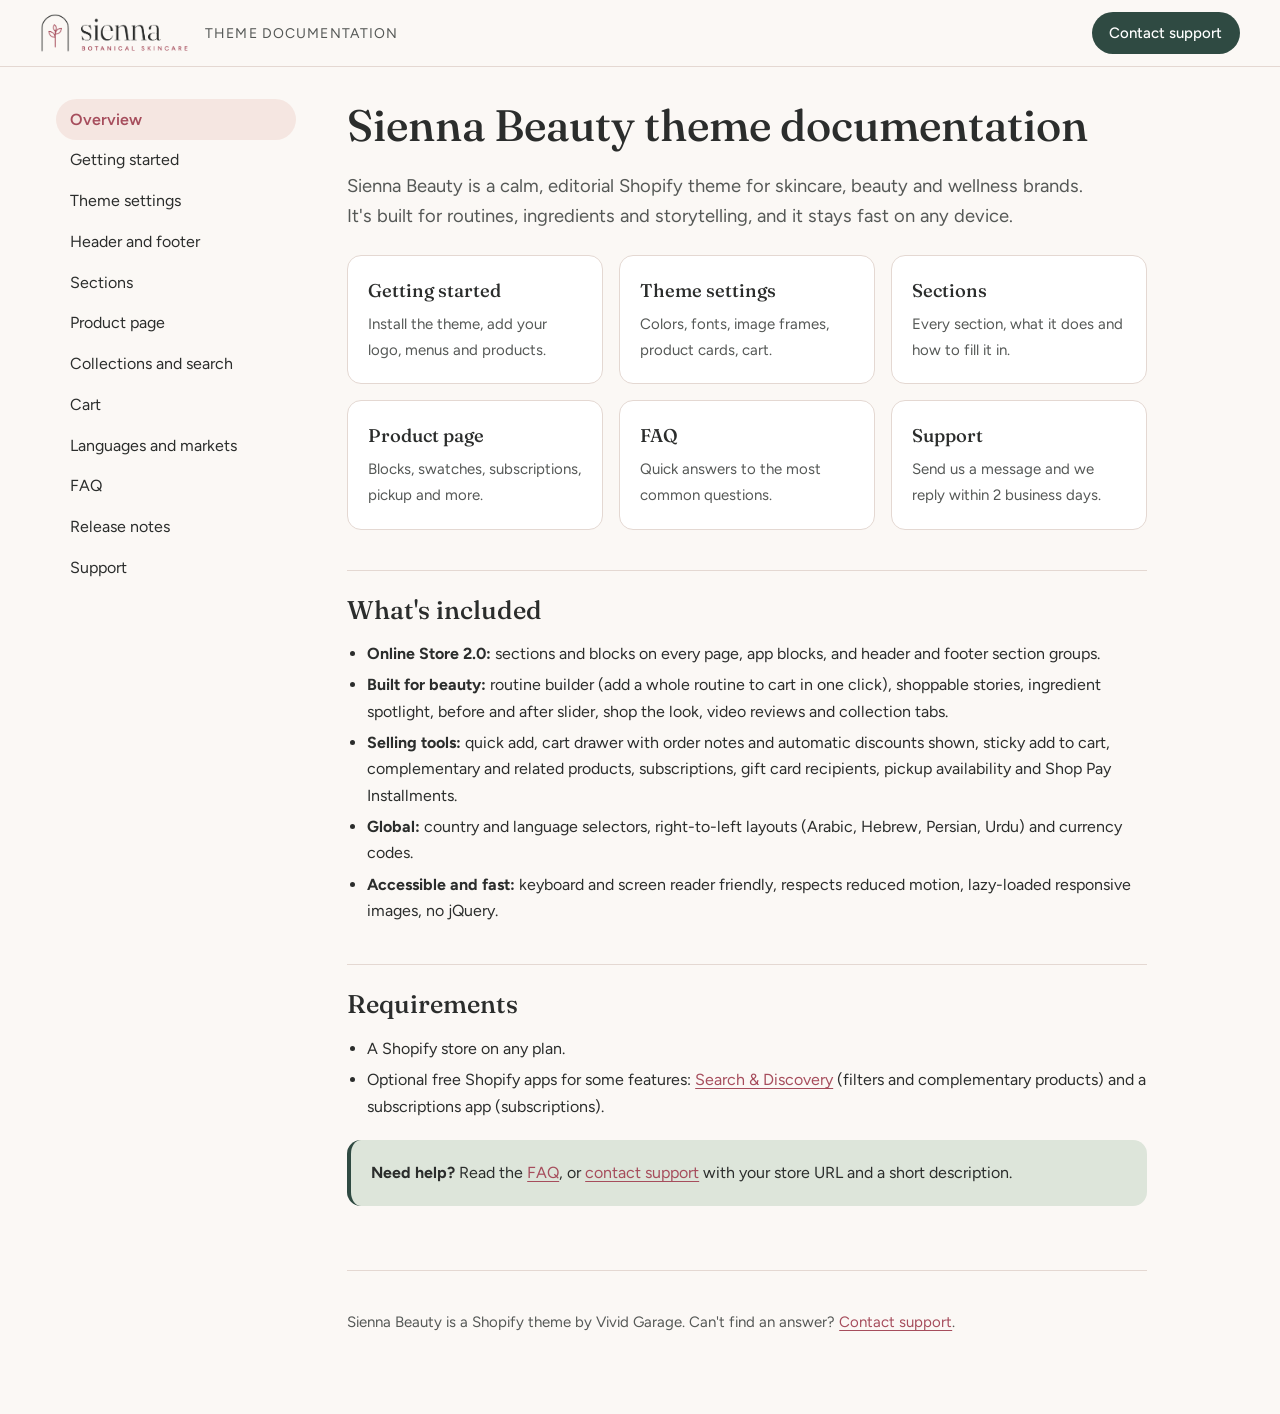
<file: index.html>
<!doctype html>
<html lang="en">
<head>
<meta charset="utf-8">
<meta name="viewport" content="width=device-width, initial-scale=1">
<title>Sienna Beauty theme documentation</title>
<meta name="description" content="Set up and customize Sienna Beauty, a premium, minimal skincare and beauty theme for Shopify.">
<link rel="icon" href="assets/sienna-favicon.png">
<link rel="preconnect" href="https://fonts.googleapis.com">
<link rel="preconnect" href="https://fonts.gstatic.com" crossorigin>
<link rel="stylesheet" href="https://fonts.googleapis.com/css2?family=Figtree:wght@400;500;600&family=Fraunces:opsz,wght@9..144,400;9..144,500&display=swap">
<link rel="stylesheet" href="assets/docs.css">
</head>
<body>
<a class="skip" href="#main">Skip to content</a>
<header class="top">
  <a class="brand" href="index.html"><img src="assets/sienna-logo.png" alt="Sienna Beauty" width="150" height="40"></a>
  <span class="tag">Theme documentation</span>
  <a class="top-support" href="support.html">Contact support</a>
</header>
<div class="shell">
  <nav class="side" aria-label="Documentation">
    <ul>
      <li><a href="index.html" aria-current="page">Overview</a></li>
      <li><a href="getting-started.html">Getting started</a></li>
      <li><a href="theme-settings.html">Theme settings</a></li>
      <li><a href="header-footer.html">Header and footer</a></li>
      <li><a href="sections.html">Sections</a></li>
      <li><a href="product-page.html">Product page</a></li>
      <li><a href="collections-search.html">Collections and search</a></li>
      <li><a href="cart.html">Cart</a></li>
      <li><a href="languages-markets.html">Languages and markets</a></li>
      <li><a href="faq.html">FAQ</a></li>
      <li><a href="changelog.html">Release notes</a></li>
      <li><a href="support.html">Support</a></li>
    </ul>
  </nav>
  <main id="main" class="content">
<h1>Sienna Beauty theme documentation</h1>
<p class="lead">Sienna Beauty is a calm, editorial Shopify theme for skincare, beauty and wellness brands. It's built for routines, ingredients and storytelling, and it stays fast on any device.</p>

<div class="cards">
  <a class="card" href="getting-started.html"><strong>Getting started</strong><span>Install the theme, add your logo, menus and products.</span></a>
  <a class="card" href="theme-settings.html"><strong>Theme settings</strong><span>Colors, fonts, image frames, product cards, cart.</span></a>
  <a class="card" href="sections.html"><strong>Sections</strong><span>Every section, what it does and how to fill it in.</span></a>
  <a class="card" href="product-page.html"><strong>Product page</strong><span>Blocks, swatches, subscriptions, pickup and more.</span></a>
  <a class="card" href="faq.html"><strong>FAQ</strong><span>Quick answers to the most common questions.</span></a>
  <a class="card" href="support.html"><strong>Support</strong><span>Send us a message and we reply within 2 business days.</span></a>
</div>

<h2>What's included</h2>
<ul>
  <li><strong>Online Store 2.0:</strong> sections and blocks on every page, app blocks, and header and footer section groups.</li>
  <li><strong>Built for beauty:</strong> routine builder (add a whole routine to cart in one click), shoppable stories, ingredient spotlight, before and after slider, shop the look, video reviews and collection tabs.</li>
  <li><strong>Selling tools:</strong> quick add, cart drawer with order notes and automatic discounts shown, sticky add to cart, complementary and related products, subscriptions, gift card recipients, pickup availability and Shop Pay Installments.</li>
  <li><strong>Global:</strong> country and language selectors, right-to-left layouts (Arabic, Hebrew, Persian, Urdu) and currency codes.</li>
  <li><strong>Accessible and fast:</strong> keyboard and screen reader friendly, respects reduced motion, lazy-loaded responsive images, no jQuery.</li>
</ul>

<h2>Requirements</h2>
<ul>
  <li>A Shopify store on any plan.</li>
  <li>Optional free Shopify apps for some features: <a href="https://apps.shopify.com/search-and-discovery">Search &amp; Discovery</a> (filters and complementary products) and a subscriptions app (subscriptions).</li>
</ul>

<div class="note">
  <p><strong>Need help?</strong> Read the <a href="faq.html">FAQ</a>, or <a href="support.html">contact support</a> with your store URL and a short description.</p>
</div>

    <footer class="foot">
      <p>Sienna Beauty is a Shopify theme by Vivid Garage. Can't find an answer? <a href="support.html">Contact support</a>.</p>
    </footer>
  </main>
</div>
</body>
</html>
</file>
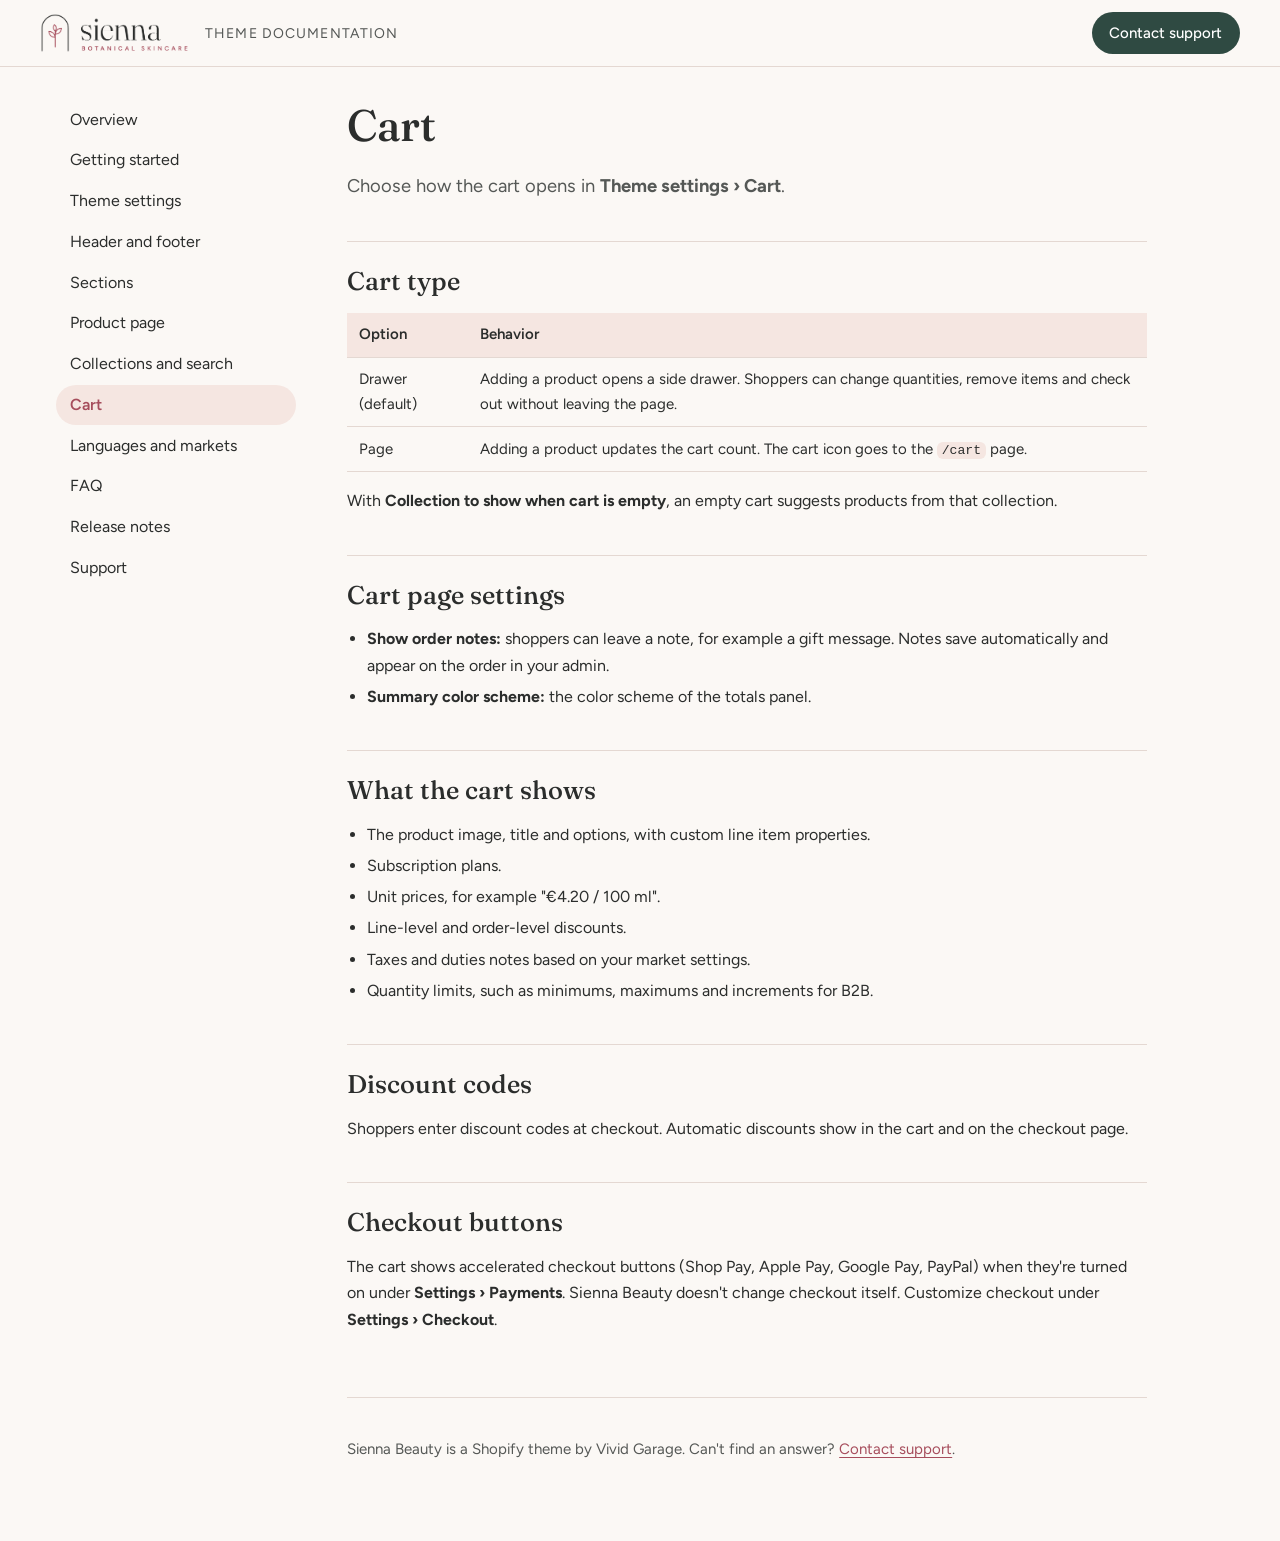
<file: cart.html>
<!doctype html>
<html lang="en">
<head>
<meta charset="utf-8">
<meta name="viewport" content="width=device-width, initial-scale=1">
<title>Cart · Sienna Beauty theme documentation</title>
<meta name="description" content="Configure Sienna Beauty&#x27;s cart drawer or cart page, order notes, empty-cart recommendations and checkout buttons.">
<link rel="icon" href="assets/sienna-favicon.png">
<link rel="preconnect" href="https://fonts.googleapis.com">
<link rel="preconnect" href="https://fonts.gstatic.com" crossorigin>
<link rel="stylesheet" href="https://fonts.googleapis.com/css2?family=Figtree:wght@400;500;600&family=Fraunces:opsz,wght@9..144,400;9..144,500&display=swap">
<link rel="stylesheet" href="assets/docs.css">
</head>
<body>
<a class="skip" href="#main">Skip to content</a>
<header class="top">
  <a class="brand" href="index.html"><img src="assets/sienna-logo.png" alt="Sienna Beauty" width="150" height="40"></a>
  <span class="tag">Theme documentation</span>
  <a class="top-support" href="support.html">Contact support</a>
</header>
<div class="shell">
  <nav class="side" aria-label="Documentation">
    <ul>
      <li><a href="index.html">Overview</a></li>
      <li><a href="getting-started.html">Getting started</a></li>
      <li><a href="theme-settings.html">Theme settings</a></li>
      <li><a href="header-footer.html">Header and footer</a></li>
      <li><a href="sections.html">Sections</a></li>
      <li><a href="product-page.html">Product page</a></li>
      <li><a href="collections-search.html">Collections and search</a></li>
      <li><a href="cart.html" aria-current="page">Cart</a></li>
      <li><a href="languages-markets.html">Languages and markets</a></li>
      <li><a href="faq.html">FAQ</a></li>
      <li><a href="changelog.html">Release notes</a></li>
      <li><a href="support.html">Support</a></li>
    </ul>
  </nav>
  <main id="main" class="content">
<h1>Cart</h1>
<p class="lead">Choose how the cart opens in <strong>Theme settings › Cart</strong>.</p>

<h2>Cart type</h2>
<table>
  <tr><th>Option</th><th>Behavior</th></tr>
  <tr><td>Drawer (default)</td><td>Adding a product opens a side drawer. Shoppers can change quantities, remove items and check out without leaving the page.</td></tr>
  <tr><td>Page</td><td>Adding a product updates the cart count. The cart icon goes to the <code>/cart</code> page.</td></tr>
</table>
<p>With <strong>Collection to show when cart is empty</strong>, an empty cart suggests products from that collection.</p>

<h2>Cart page settings</h2>
<ul>
  <li><strong>Show order notes:</strong> shoppers can leave a note, for example a gift message. Notes save automatically and appear on the order in your admin.</li>
  <li><strong>Summary color scheme:</strong> the color scheme of the totals panel.</li>
</ul>

<h2>What the cart shows</h2>
<ul>
  <li>The product image, title and options, with custom line item properties.</li>
  <li>Subscription plans.</li>
  <li>Unit prices, for example "€4.20 / 100 ml".</li>
  <li>Line-level and order-level discounts.</li>
  <li>Taxes and duties notes based on your market settings.</li>
  <li>Quantity limits, such as minimums, maximums and increments for B2B.</li>
</ul>

<h2>Discount codes</h2>
<p>Shoppers enter discount codes at checkout. Automatic discounts show in the cart and on the checkout page.</p>

<h2>Checkout buttons</h2>
<p>The cart shows accelerated checkout buttons (Shop Pay, Apple Pay, Google Pay, PayPal) when they're turned on under <strong>Settings › Payments</strong>. Sienna Beauty doesn't change checkout itself. Customize checkout under <strong>Settings › Checkout</strong>.</p>

    <footer class="foot">
      <p>Sienna Beauty is a Shopify theme by Vivid Garage. Can't find an answer? <a href="support.html">Contact support</a>.</p>
    </footer>
  </main>
</div>
</body>
</html>
</file>
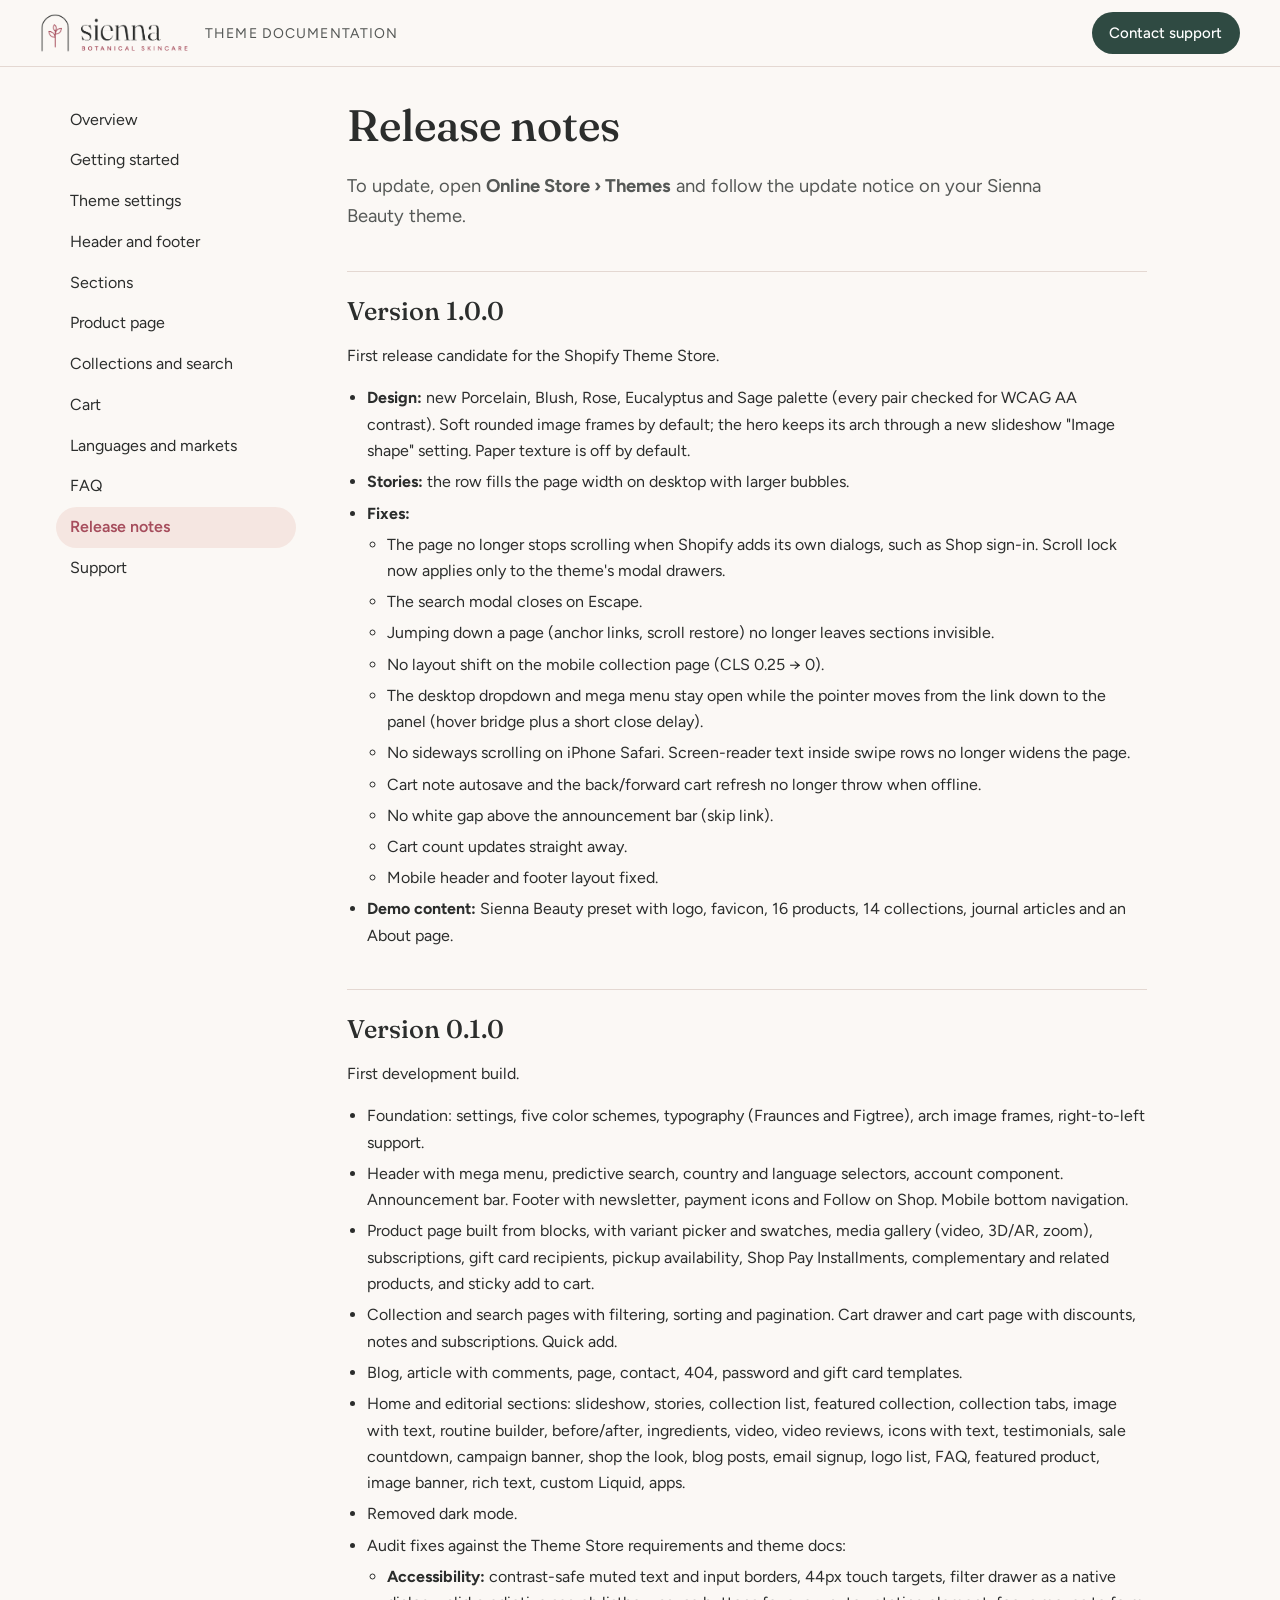
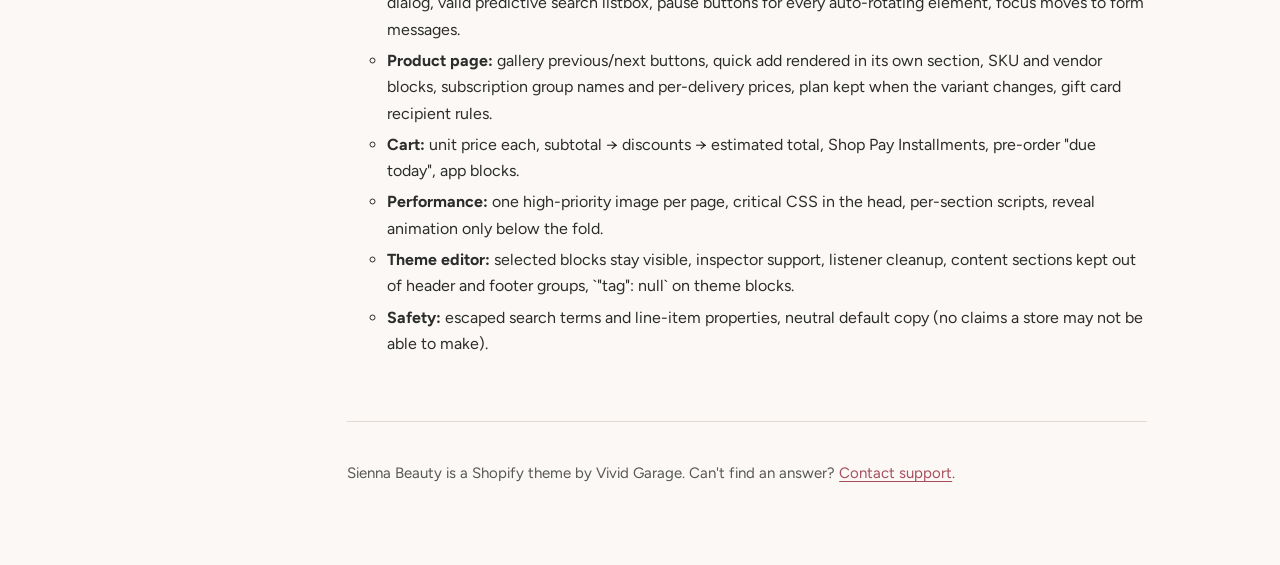
<file: changelog.html>
<!doctype html>
<html lang="en">
<head>
<meta charset="utf-8">
<meta name="viewport" content="width=device-width, initial-scale=1">
<title>Release notes · Sienna Beauty theme documentation</title>
<meta name="description" content="What changed in each version of the Sienna Beauty Shopify theme.">
<link rel="icon" href="assets/sienna-favicon.png">
<link rel="preconnect" href="https://fonts.googleapis.com">
<link rel="preconnect" href="https://fonts.gstatic.com" crossorigin>
<link rel="stylesheet" href="https://fonts.googleapis.com/css2?family=Figtree:wght@400;500;600&family=Fraunces:opsz,wght@9..144,400;9..144,500&display=swap">
<link rel="stylesheet" href="assets/docs.css">
</head>
<body>
<a class="skip" href="#main">Skip to content</a>
<header class="top">
  <a class="brand" href="index.html"><img src="assets/sienna-logo.png" alt="Sienna Beauty" width="150" height="40"></a>
  <span class="tag">Theme documentation</span>
  <a class="top-support" href="support.html">Contact support</a>
</header>
<div class="shell">
  <nav class="side" aria-label="Documentation">
    <ul>
      <li><a href="index.html">Overview</a></li>
      <li><a href="getting-started.html">Getting started</a></li>
      <li><a href="theme-settings.html">Theme settings</a></li>
      <li><a href="header-footer.html">Header and footer</a></li>
      <li><a href="sections.html">Sections</a></li>
      <li><a href="product-page.html">Product page</a></li>
      <li><a href="collections-search.html">Collections and search</a></li>
      <li><a href="cart.html">Cart</a></li>
      <li><a href="languages-markets.html">Languages and markets</a></li>
      <li><a href="faq.html">FAQ</a></li>
      <li><a href="changelog.html" aria-current="page">Release notes</a></li>
      <li><a href="support.html">Support</a></li>
    </ul>
  </nav>
  <main id="main" class="content">
<h1>Release notes</h1>
<p class="lead">To update, open <strong>Online Store › Themes</strong> and follow the update notice on your Sienna Beauty theme.</p>
<h2>Version 1.0.0</h2>
<p>First release candidate for the Shopify Theme Store.</p>
<ul>
<li><strong>Design:</strong> new Porcelain, Blush, Rose, Eucalyptus and Sage palette (every pair checked for WCAG AA contrast). Soft rounded image frames by default; the hero keeps its arch through a new slideshow &quot;Image shape&quot; setting. Paper texture is off by default.</li>
<li><strong>Stories:</strong> the row fills the page width on desktop with larger bubbles.</li>
<li><strong>Fixes:</strong>
<ul>
<li>The page no longer stops scrolling when Shopify adds its own dialogs, such as Shop sign-in. Scroll lock now applies only to the theme&#x27;s modal drawers.</li>
<li>The search modal closes on Escape.</li>
<li>Jumping down a page (anchor links, scroll restore) no longer leaves sections invisible.</li>
<li>No layout shift on the mobile collection page (CLS 0.25 → 0).</li>
<li>The desktop dropdown and mega menu stay open while the pointer moves from the link down to the panel (hover bridge plus a short close delay).</li>
<li>No sideways scrolling on iPhone Safari. Screen-reader text inside swipe rows no longer widens the page.</li>
<li>Cart note autosave and the back/forward cart refresh no longer throw when offline.</li>
<li>No white gap above the announcement bar (skip link).</li>
<li>Cart count updates straight away.</li>
<li>Mobile header and footer layout fixed.</li>
</ul></li>
<li><strong>Demo content:</strong> Sienna Beauty preset with logo, favicon, 16 products, 14 collections, journal articles and an About page.</li>
</ul>
<h2>Version 0.1.0</h2>
<p>First development build.</p>
<ul>
<li>Foundation: settings, five color schemes, typography (Fraunces and Figtree), arch image frames, right-to-left support.</li>
<li>Header with mega menu, predictive search, country and language selectors, account component. Announcement bar. Footer with newsletter, payment icons and Follow on Shop. Mobile bottom navigation.</li>
<li>Product page built from blocks, with variant picker and swatches, media gallery (video, 3D/AR, zoom), subscriptions, gift card recipients, pickup availability, Shop Pay Installments, complementary and related products, and sticky add to cart.</li>
<li>Collection and search pages with filtering, sorting and pagination. Cart drawer and cart page with discounts, notes and subscriptions. Quick add.</li>
<li>Blog, article with comments, page, contact, 404, password and gift card templates.</li>
<li>Home and editorial sections: slideshow, stories, collection list, featured collection, collection tabs, image with text, routine builder, before/after, ingredients, video, video reviews, icons with text, testimonials, sale countdown, campaign banner, shop the look, blog posts, email signup, logo list, FAQ, featured product, image banner, rich text, custom Liquid, apps.</li>
<li>Removed dark mode.</li>
<li>Audit fixes against the Theme Store requirements and theme docs:
<ul>
<li><strong>Accessibility:</strong> contrast-safe muted text and input borders, 44px touch targets, filter drawer as a native dialog, valid predictive search listbox, pause buttons for every auto-rotating element, focus moves to form messages.</li>
<li><strong>Product page:</strong> gallery previous/next buttons, quick add rendered in its own section, SKU and vendor blocks, subscription group names and per-delivery prices, plan kept when the variant changes, gift card recipient rules.</li>
<li><strong>Cart:</strong> unit price each, subtotal → discounts → estimated total, Shop Pay Installments, pre-order &quot;due today&quot;, app blocks.</li>
<li><strong>Performance:</strong> one high-priority image per page, critical CSS in the head, per-section scripts, reveal animation only below the fold.</li>
<li><strong>Theme editor:</strong> selected blocks stay visible, inspector support, listener cleanup, content sections kept out of header and footer groups, `&quot;tag&quot;: null` on theme blocks.</li>
<li><strong>Safety:</strong> escaped search terms and line-item properties, neutral default copy (no claims a store may not be able to make).</li>
</ul></li>
</ul>

    <footer class="foot">
      <p>Sienna Beauty is a Shopify theme by Vivid Garage. Can't find an answer? <a href="support.html">Contact support</a>.</p>
    </footer>
  </main>
</div>
</body>
</html>
</file>
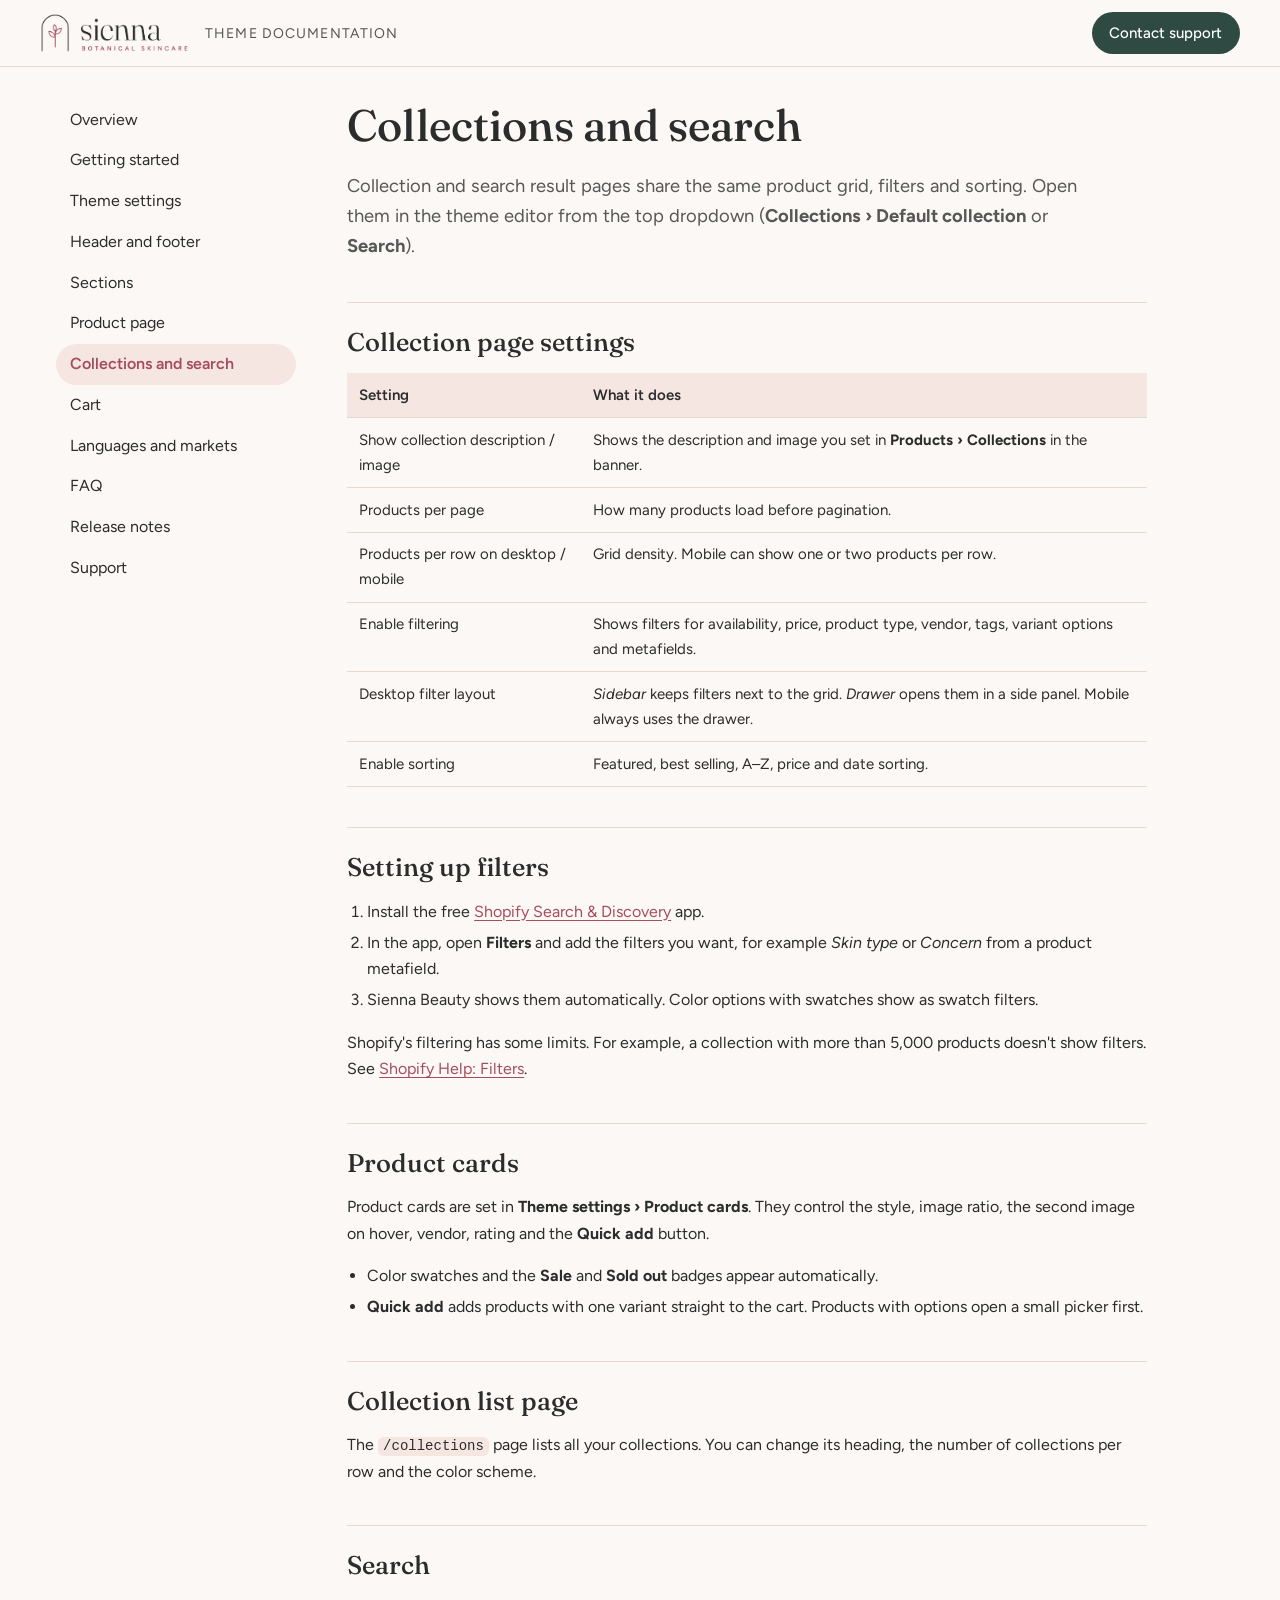
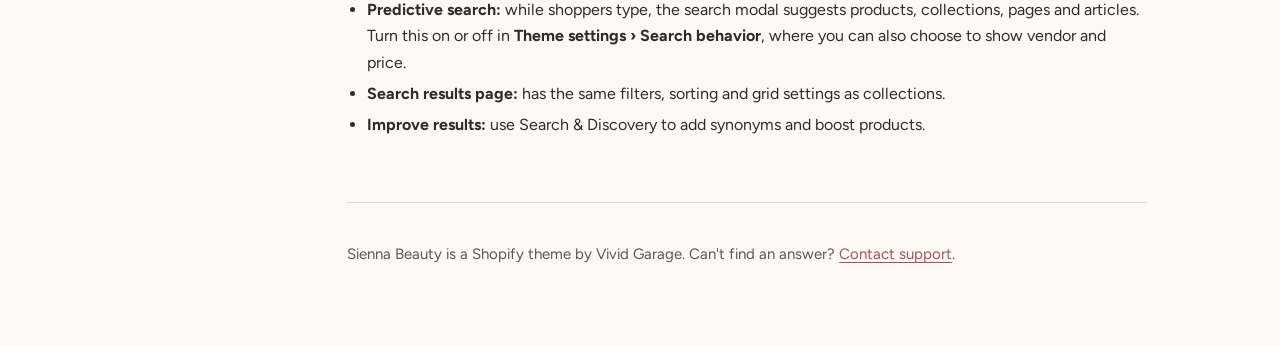
<file: collections-search.html>
<!doctype html>
<html lang="en">
<head>
<meta charset="utf-8">
<meta name="viewport" content="width=device-width, initial-scale=1">
<title>Collections and search · Sienna Beauty theme documentation</title>
<meta name="description" content="Set up Sienna Beauty&#x27;s collection pages, filters, sorting, product cards, quick add and predictive search.">
<link rel="icon" href="assets/sienna-favicon.png">
<link rel="preconnect" href="https://fonts.googleapis.com">
<link rel="preconnect" href="https://fonts.gstatic.com" crossorigin>
<link rel="stylesheet" href="https://fonts.googleapis.com/css2?family=Figtree:wght@400;500;600&family=Fraunces:opsz,wght@9..144,400;9..144,500&display=swap">
<link rel="stylesheet" href="assets/docs.css">
</head>
<body>
<a class="skip" href="#main">Skip to content</a>
<header class="top">
  <a class="brand" href="index.html"><img src="assets/sienna-logo.png" alt="Sienna Beauty" width="150" height="40"></a>
  <span class="tag">Theme documentation</span>
  <a class="top-support" href="support.html">Contact support</a>
</header>
<div class="shell">
  <nav class="side" aria-label="Documentation">
    <ul>
      <li><a href="index.html">Overview</a></li>
      <li><a href="getting-started.html">Getting started</a></li>
      <li><a href="theme-settings.html">Theme settings</a></li>
      <li><a href="header-footer.html">Header and footer</a></li>
      <li><a href="sections.html">Sections</a></li>
      <li><a href="product-page.html">Product page</a></li>
      <li><a href="collections-search.html" aria-current="page">Collections and search</a></li>
      <li><a href="cart.html">Cart</a></li>
      <li><a href="languages-markets.html">Languages and markets</a></li>
      <li><a href="faq.html">FAQ</a></li>
      <li><a href="changelog.html">Release notes</a></li>
      <li><a href="support.html">Support</a></li>
    </ul>
  </nav>
  <main id="main" class="content">
<h1>Collections and search</h1>
<p class="lead">Collection and search result pages share the same product grid, filters and sorting. Open them in the theme editor from the top dropdown (<strong>Collections › Default collection</strong> or <strong>Search</strong>).</p>

<h2>Collection page settings</h2>
<table>
  <tr><th>Setting</th><th>What it does</th></tr>
  <tr><td>Show collection description / image</td><td>Shows the description and image you set in <strong>Products › Collections</strong> in the banner.</td></tr>
  <tr><td>Products per page</td><td>How many products load before pagination.</td></tr>
  <tr><td>Products per row on desktop / mobile</td><td>Grid density. Mobile can show one or two products per row.</td></tr>
  <tr><td>Enable filtering</td><td>Shows filters for availability, price, product type, vendor, tags, variant options and metafields.</td></tr>
  <tr><td>Desktop filter layout</td><td><em>Sidebar</em> keeps filters next to the grid. <em>Drawer</em> opens them in a side panel. Mobile always uses the drawer.</td></tr>
  <tr><td>Enable sorting</td><td>Featured, best selling, A–Z, price and date sorting.</td></tr>
</table>

<h2>Setting up filters</h2>
<ol>
  <li>Install the free <a href="https://apps.shopify.com/search-and-discovery">Shopify Search &amp; Discovery</a> app.</li>
  <li>In the app, open <strong>Filters</strong> and add the filters you want, for example <em>Skin type</em> or <em>Concern</em> from a product metafield.</li>
  <li>Sienna Beauty shows them automatically. Color options with swatches show as swatch filters.</li>
</ol>
<p>Shopify's filtering has some limits. For example, a collection with more than 5,000 products doesn't show filters. See <a href="https://help.shopify.com/manual/online-store/search-and-discovery/filters">Shopify Help: Filters</a>.</p>

<h2>Product cards</h2>
<p>Product cards are set in <strong>Theme settings › Product cards</strong>. They control the style, image ratio, the second image on hover, vendor, rating and the <strong>Quick add</strong> button.</p>
<ul>
  <li>Color swatches and the <strong>Sale</strong> and <strong>Sold out</strong> badges appear automatically.</li>
  <li><strong>Quick add</strong> adds products with one variant straight to the cart. Products with options open a small picker first.</li>
</ul>

<h2>Collection list page</h2>
<p>The <code>/collections</code> page lists all your collections. You can change its heading, the number of collections per row and the color scheme.</p>

<h2>Search</h2>
<ul>
  <li><strong>Predictive search:</strong> while shoppers type, the search modal suggests products, collections, pages and articles. Turn this on or off in <strong>Theme settings › Search behavior</strong>, where you can also choose to show vendor and price.</li>
  <li><strong>Search results page:</strong> has the same filters, sorting and grid settings as collections.</li>
  <li><strong>Improve results:</strong> use Search &amp; Discovery to add synonyms and boost products.</li>
</ul>

    <footer class="foot">
      <p>Sienna Beauty is a Shopify theme by Vivid Garage. Can't find an answer? <a href="support.html">Contact support</a>.</p>
    </footer>
  </main>
</div>
</body>
</html>
</file>
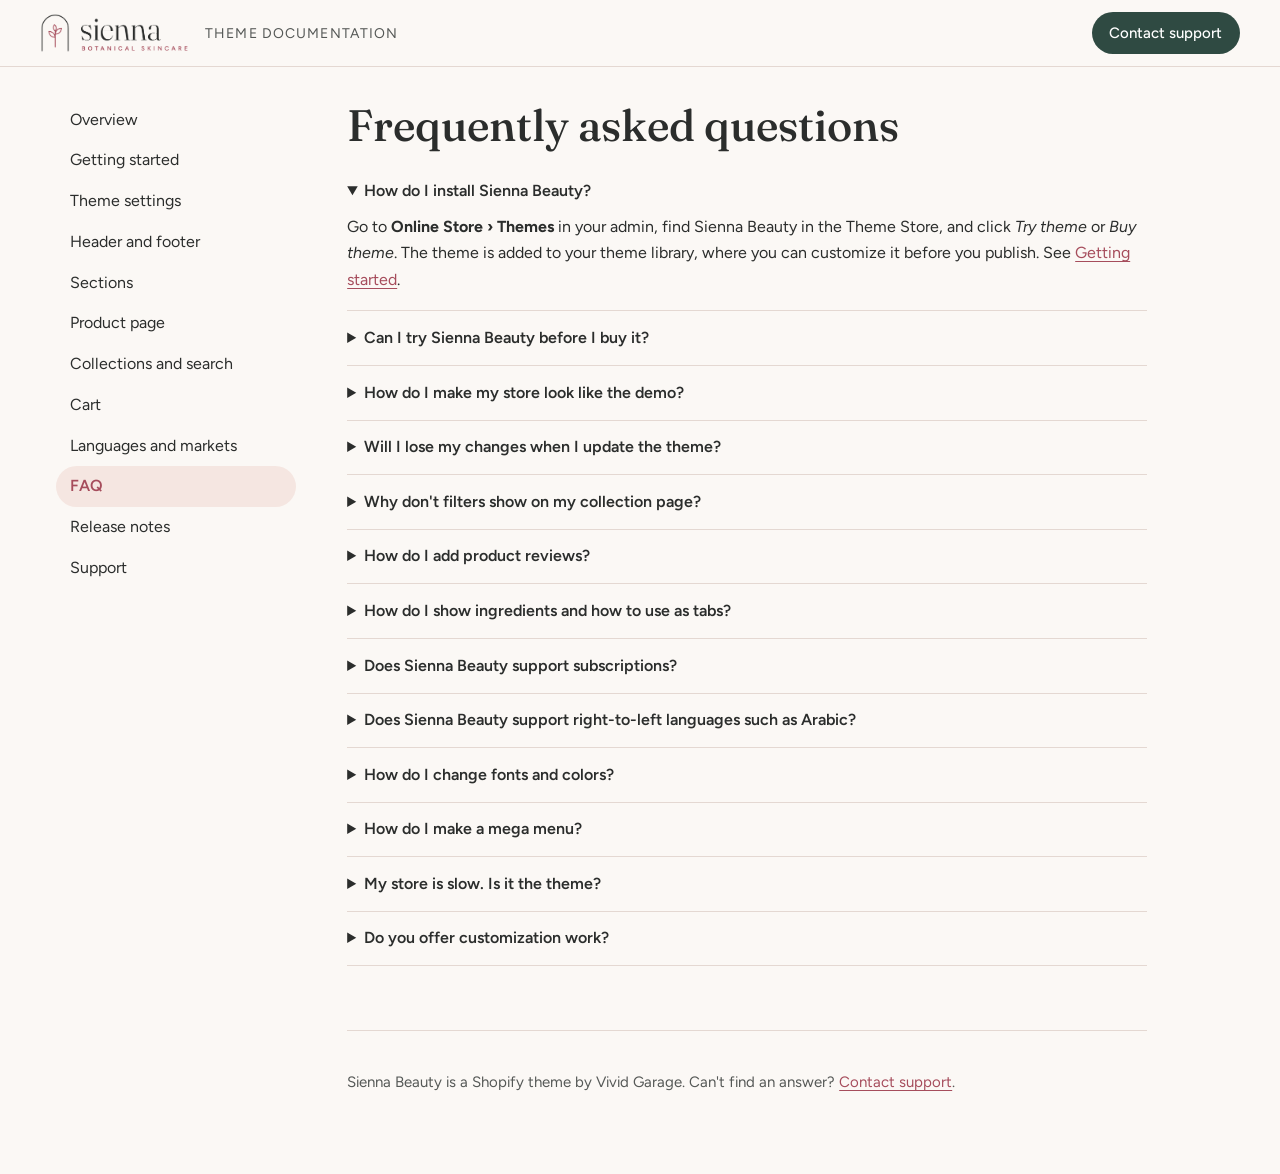
<file: faq.html>
<!doctype html>
<html lang="en">
<head>
<meta charset="utf-8">
<meta name="viewport" content="width=device-width, initial-scale=1">
<title>FAQ · Sienna Beauty theme documentation</title>
<meta name="description" content="Answers to common questions about the Sienna Beauty Shopify theme.">
<link rel="icon" href="assets/sienna-favicon.png">
<link rel="preconnect" href="https://fonts.googleapis.com">
<link rel="preconnect" href="https://fonts.gstatic.com" crossorigin>
<link rel="stylesheet" href="https://fonts.googleapis.com/css2?family=Figtree:wght@400;500;600&family=Fraunces:opsz,wght@9..144,400;9..144,500&display=swap">
<link rel="stylesheet" href="assets/docs.css">
</head>
<body>
<a class="skip" href="#main">Skip to content</a>
<header class="top">
  <a class="brand" href="index.html"><img src="assets/sienna-logo.png" alt="Sienna Beauty" width="150" height="40"></a>
  <span class="tag">Theme documentation</span>
  <a class="top-support" href="support.html">Contact support</a>
</header>
<div class="shell">
  <nav class="side" aria-label="Documentation">
    <ul>
      <li><a href="index.html">Overview</a></li>
      <li><a href="getting-started.html">Getting started</a></li>
      <li><a href="theme-settings.html">Theme settings</a></li>
      <li><a href="header-footer.html">Header and footer</a></li>
      <li><a href="sections.html">Sections</a></li>
      <li><a href="product-page.html">Product page</a></li>
      <li><a href="collections-search.html">Collections and search</a></li>
      <li><a href="cart.html">Cart</a></li>
      <li><a href="languages-markets.html">Languages and markets</a></li>
      <li><a href="faq.html" aria-current="page">FAQ</a></li>
      <li><a href="changelog.html">Release notes</a></li>
      <li><a href="support.html">Support</a></li>
    </ul>
  </nav>
  <main id="main" class="content">
<h1>Frequently asked questions</h1>

<details class="faq" open><summary>How do I install Sienna Beauty?</summary>
<p>Go to <strong>Online Store › Themes</strong> in your admin, find Sienna Beauty in the Theme Store, and click <em>Try theme</em> or <em>Buy theme</em>. The theme is added to your theme library, where you can customize it before you publish. See <a href="getting-started.html">Getting started</a>.</p></details>

<details class="faq"><summary>Can I try Sienna Beauty before I buy it?</summary>
<p>Yes. With <em>Try theme</em> you can customize the theme in your store for free. You only pay when you publish it.</p></details>

<details class="faq"><summary>How do I make my store look like the demo?</summary>
<p>The <em>Sienna Beauty</em> preset includes the demo's layout and settings. To get the same look, add your own products and images, then pick collections in the homepage sections. Use photos with the same ratio as the demo, for example portrait 4:5 for products.</p></details>

<details class="faq"><summary>Will I lose my changes when I update the theme?</summary>
<p>No. When a new version is out, the theme library shows an update. Shopify adds a new copy of the theme to your library with your settings and content kept. Code you edited yourself isn't carried over. Note any code changes before you update.</p></details>

<details class="faq"><summary>Why don't filters show on my collection page?</summary>
<p>Check that <em>Enable filtering</em> is turned on in the collection section, and that filters are set up in the Search &amp; Discovery app. Filters don't show on collections with more than 5,000 products. See <a href="collections-search.html">Collections and search</a>.</p></details>

<details class="faq"><summary>How do I add product reviews?</summary>
<p>Install a reviews app that saves ratings to Shopify's standard product rating metafield (for example Judge.me or Shopify's Product Reviews). Turn on <em>Show product rating</em> in <strong>Theme settings › Product cards</strong>, then add the <em>Product rating</em> block to the product page. Reviews widgets are added as app blocks.</p></details>

<details class="faq"><summary>How do I show ingredients and how to use as tabs?</summary>
<p>In the product description, add a Heading 2 or Heading 3 before each part, such as "Ingredients" or "How to use". Then turn on <em>Split description into tabs</em> in the Description block.</p></details>

<details class="faq"><summary>Does Sienna Beauty support subscriptions?</summary>
<p>Yes. Install any subscriptions app and add a plan to a product. The plan choice shows on the product page automatically.</p></details>

<details class="faq"><summary>Does Sienna Beauty support right-to-left languages such as Arabic?</summary>
<p>Yes. The layout flips automatically for Arabic, Hebrew, Persian and Urdu. See <a href="languages-markets.html">Languages and markets</a>.</p></details>

<details class="faq"><summary>How do I change fonts and colors?</summary>
<p>Use <strong>Theme settings › Typography</strong> and <strong>Theme settings › Colors</strong>. Changing a color scheme updates every section that uses it. See <a href="theme-settings.html">Theme settings</a>.</p></details>

<details class="faq"><summary>How do I make a mega menu?</summary>
<p>In <strong>Content › Menus</strong>, give a top-level item a second level (column headings) and a third level (links). Sienna Beauty shows that item as a full-width mega menu on desktop. Pick the menu in the <strong>Header</strong> section. See <a href="header-footer.html">Header and footer</a>.</p></details>

<details class="faq"><summary>My store is slow. Is it the theme?</summary>
<p>Sienna Beauty loads images at the right size and lazy-loads them, and it uses very little JavaScript. Most slowdowns come from apps and very large images. Remove apps you don't use, and upload images no larger than 3000 px. Check speed in <strong>Online Store › Themes › View report</strong>.</p></details>

<details class="faq"><summary>Do you offer customization work?</summary>
<p>Support covers using the theme's settings, bugs and questions about features. Custom code changes and third-party app problems aren't covered, but we're happy to point you in the right direction. See <a href="support.html">Support</a>.</p></details>

    <footer class="foot">
      <p>Sienna Beauty is a Shopify theme by Vivid Garage. Can't find an answer? <a href="support.html">Contact support</a>.</p>
    </footer>
  </main>
</div>
</body>
</html>
</file>
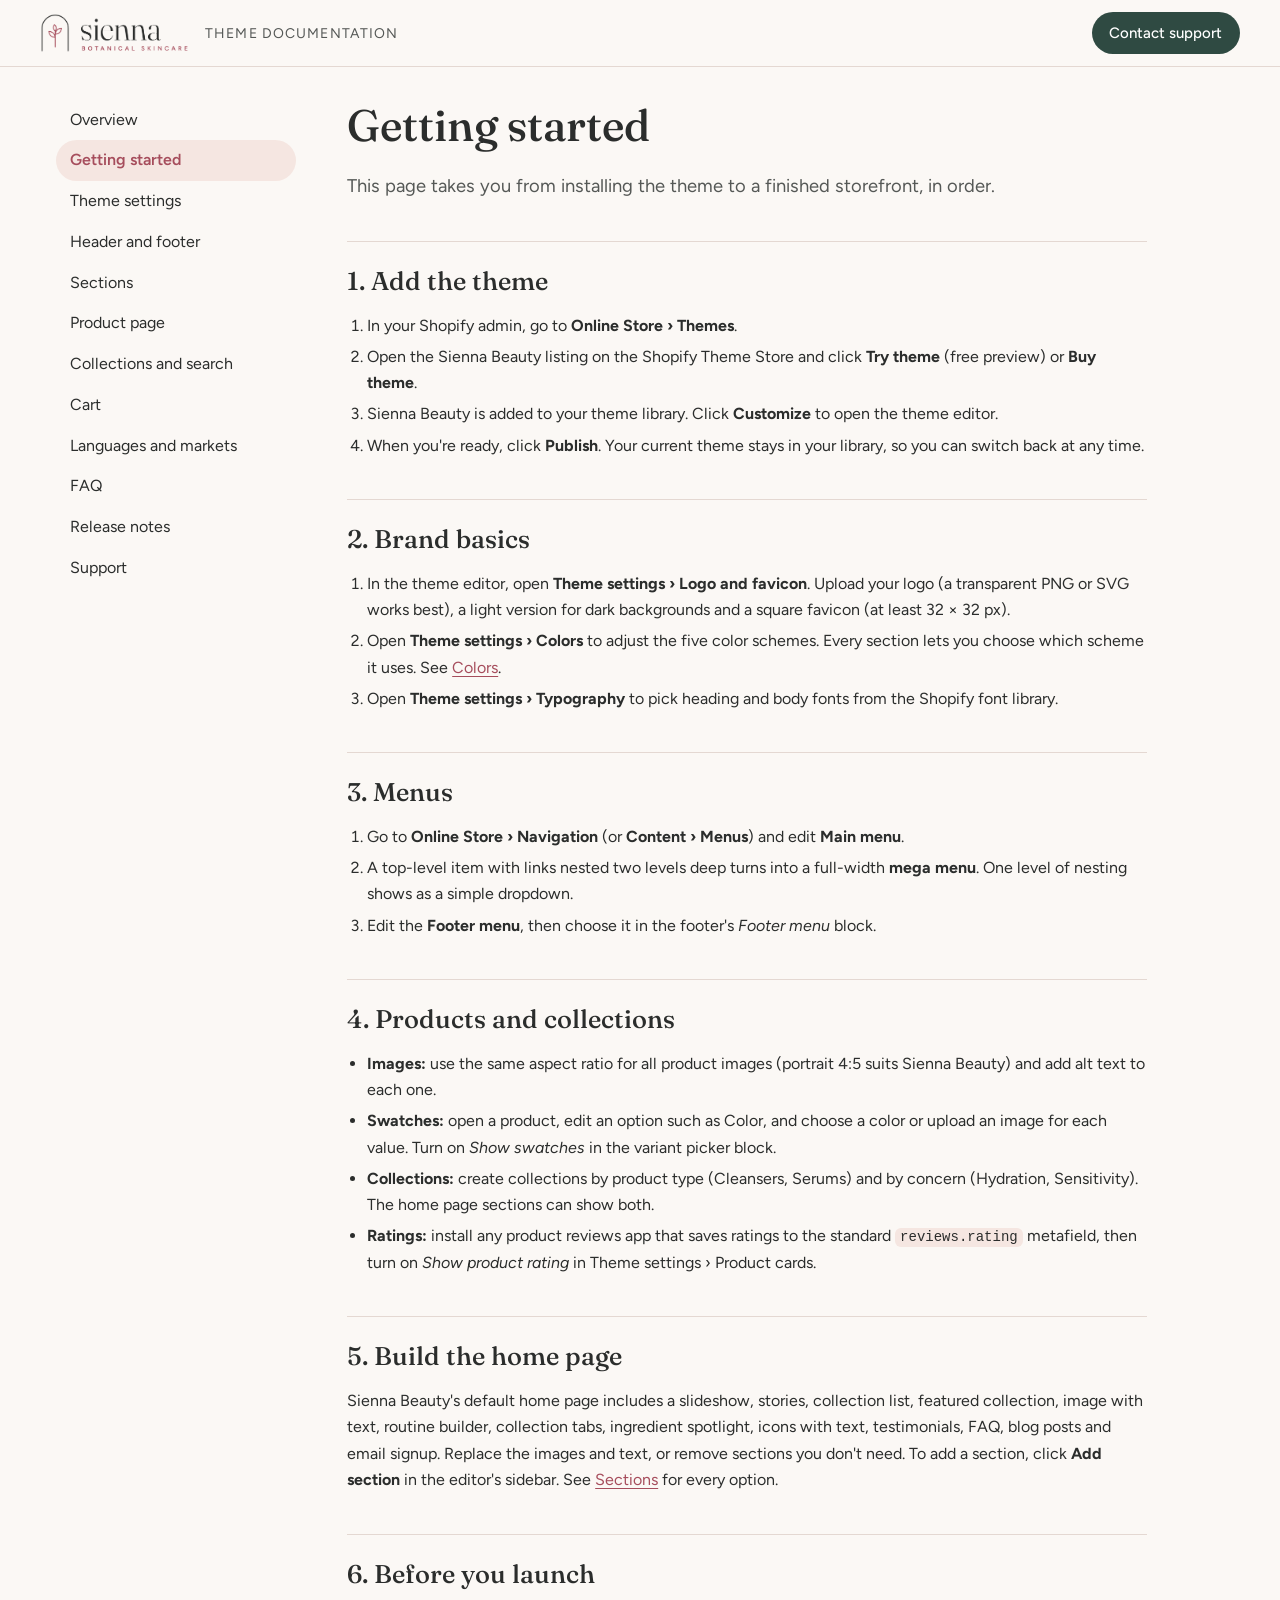
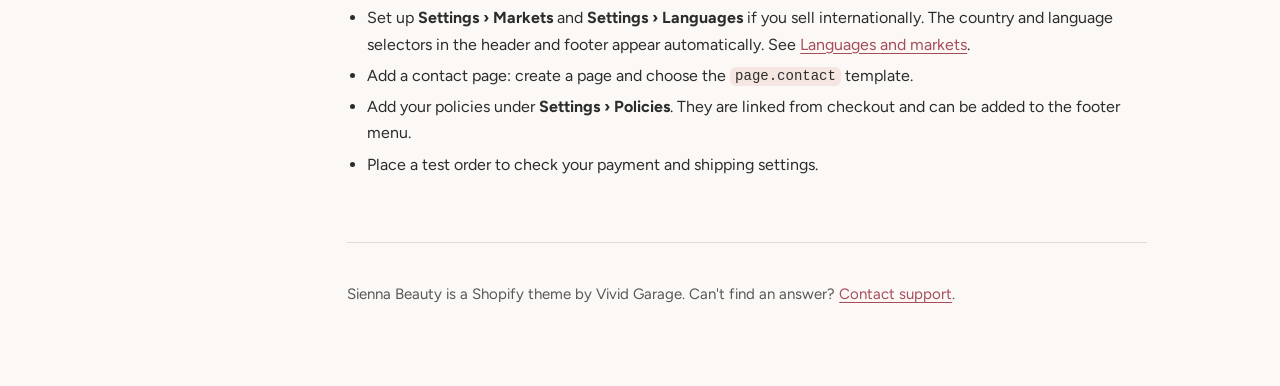
<file: getting-started.html>
<!doctype html>
<html lang="en">
<head>
<meta charset="utf-8">
<meta name="viewport" content="width=device-width, initial-scale=1">
<title>Getting started · Sienna Beauty theme documentation</title>
<meta name="description" content="Install Sienna Beauty and set up your store&#x27;s logo, menus, collections and products.">
<link rel="icon" href="assets/sienna-favicon.png">
<link rel="preconnect" href="https://fonts.googleapis.com">
<link rel="preconnect" href="https://fonts.gstatic.com" crossorigin>
<link rel="stylesheet" href="https://fonts.googleapis.com/css2?family=Figtree:wght@400;500;600&family=Fraunces:opsz,wght@9..144,400;9..144,500&display=swap">
<link rel="stylesheet" href="assets/docs.css">
</head>
<body>
<a class="skip" href="#main">Skip to content</a>
<header class="top">
  <a class="brand" href="index.html"><img src="assets/sienna-logo.png" alt="Sienna Beauty" width="150" height="40"></a>
  <span class="tag">Theme documentation</span>
  <a class="top-support" href="support.html">Contact support</a>
</header>
<div class="shell">
  <nav class="side" aria-label="Documentation">
    <ul>
      <li><a href="index.html">Overview</a></li>
      <li><a href="getting-started.html" aria-current="page">Getting started</a></li>
      <li><a href="theme-settings.html">Theme settings</a></li>
      <li><a href="header-footer.html">Header and footer</a></li>
      <li><a href="sections.html">Sections</a></li>
      <li><a href="product-page.html">Product page</a></li>
      <li><a href="collections-search.html">Collections and search</a></li>
      <li><a href="cart.html">Cart</a></li>
      <li><a href="languages-markets.html">Languages and markets</a></li>
      <li><a href="faq.html">FAQ</a></li>
      <li><a href="changelog.html">Release notes</a></li>
      <li><a href="support.html">Support</a></li>
    </ul>
  </nav>
  <main id="main" class="content">
<h1>Getting started</h1>
<p class="lead">This page takes you from installing the theme to a finished storefront, in order.</p>

<h2>1. Add the theme</h2>
<ol>
  <li>In your Shopify admin, go to <strong>Online Store › Themes</strong>.</li>
  <li>Open the Sienna Beauty listing on the Shopify Theme Store and click <strong>Try theme</strong> (free preview) or <strong>Buy theme</strong>.</li>
  <li>Sienna Beauty is added to your theme library. Click <strong>Customize</strong> to open the theme editor.</li>
  <li>When you're ready, click <strong>Publish</strong>. Your current theme stays in your library, so you can switch back at any time.</li>
</ol>

<h2>2. Brand basics</h2>
<ol>
  <li>In the theme editor, open <strong>Theme settings › Logo and favicon</strong>. Upload your logo (a transparent PNG or SVG works best), a light version for dark backgrounds and a square favicon (at least 32 × 32 px).</li>
  <li>Open <strong>Theme settings › Colors</strong> to adjust the five color schemes. Every section lets you choose which scheme it uses. See <a href="theme-settings.html#colors">Colors</a>.</li>
  <li>Open <strong>Theme settings › Typography</strong> to pick heading and body fonts from the Shopify font library.</li>
</ol>

<h2>3. Menus</h2>
<ol>
  <li>Go to <strong>Online Store › Navigation</strong> (or <strong>Content › Menus</strong>) and edit <strong>Main menu</strong>.</li>
  <li>A top-level item with links nested two levels deep turns into a full-width <strong>mega menu</strong>. One level of nesting shows as a simple dropdown.</li>
  <li>Edit the <strong>Footer menu</strong>, then choose it in the footer's <em>Footer menu</em> block.</li>
</ol>

<h2>4. Products and collections</h2>
<ul>
  <li><strong>Images:</strong> use the same aspect ratio for all product images (portrait 4:5 suits Sienna Beauty) and add alt text to each one.</li>
  <li><strong>Swatches:</strong> open a product, edit an option such as Color, and choose a color or upload an image for each value. Turn on <em>Show swatches</em> in the variant picker block.</li>
  <li><strong>Collections:</strong> create collections by product type (Cleansers, Serums) and by concern (Hydration, Sensitivity). The home page sections can show both.</li>
  <li><strong>Ratings:</strong> install any product reviews app that saves ratings to the standard <code>reviews.rating</code> metafield, then turn on <em>Show product rating</em> in Theme settings › Product cards.</li>
</ul>

<h2>5. Build the home page</h2>
<p>Sienna Beauty's default home page includes a slideshow, stories, collection list, featured collection, image with text, routine builder, collection tabs, ingredient spotlight, icons with text, testimonials, FAQ, blog posts and email signup. Replace the images and text, or remove sections you don't need. To add a section, click <strong>Add section</strong> in the editor's sidebar. See <a href="sections.html">Sections</a> for every option.</p>

<h2>6. Before you launch</h2>
<ul>
  <li>Set up <strong>Settings › Markets</strong> and <strong>Settings › Languages</strong> if you sell internationally. The country and language selectors in the header and footer appear automatically. See <a href="languages-markets.html">Languages and markets</a>.</li>
  <li>Add a contact page: create a page and choose the <code>page.contact</code> template.</li>
  <li>Add your policies under <strong>Settings › Policies</strong>. They are linked from checkout and can be added to the footer menu.</li>
  <li>Place a test order to check your payment and shipping settings.</li>
</ul>

    <footer class="foot">
      <p>Sienna Beauty is a Shopify theme by Vivid Garage. Can't find an answer? <a href="support.html">Contact support</a>.</p>
    </footer>
  </main>
</div>
</body>
</html>
</file>
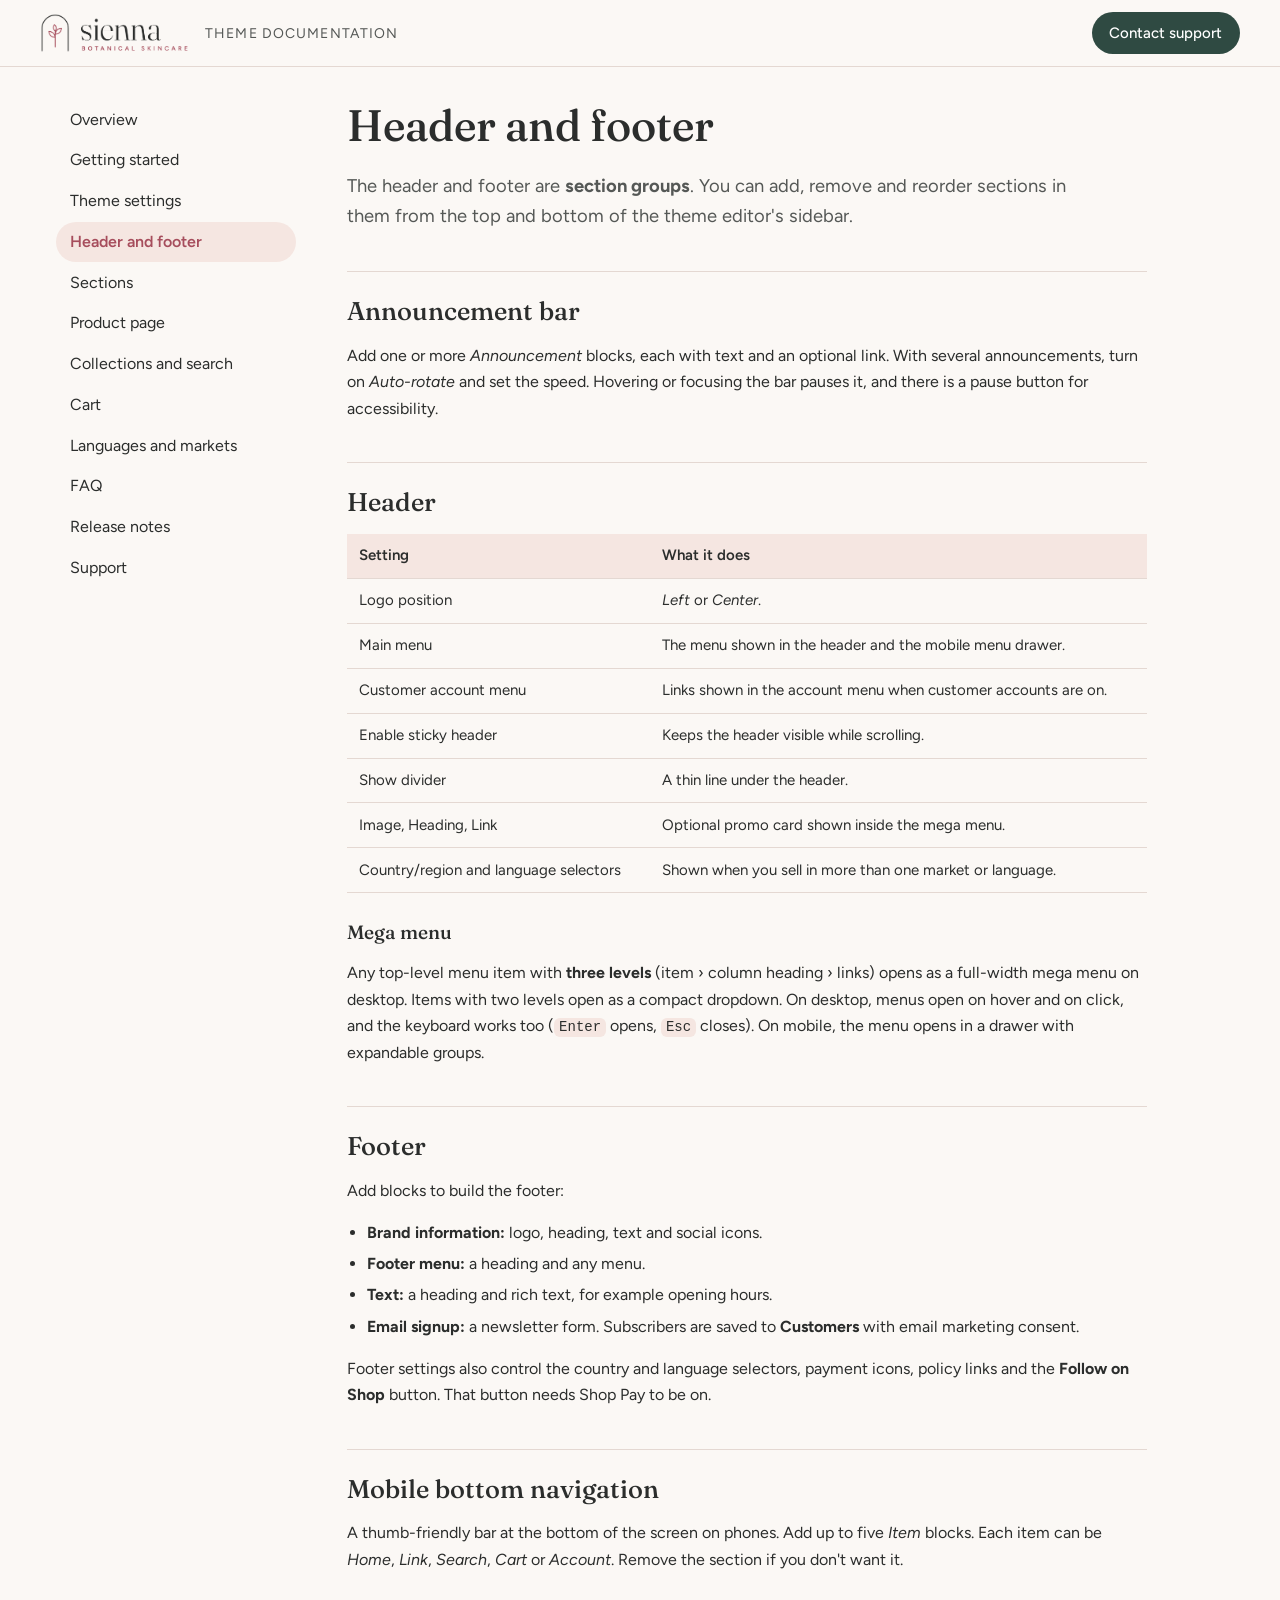
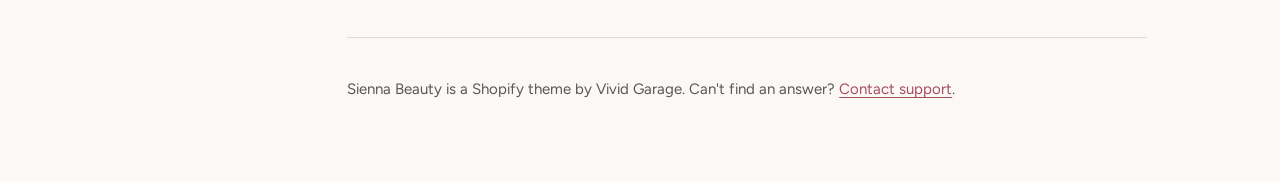
<file: header-footer.html>
<!doctype html>
<html lang="en">
<head>
<meta charset="utf-8">
<meta name="viewport" content="width=device-width, initial-scale=1">
<title>Header and footer · Sienna Beauty theme documentation</title>
<meta name="description" content="Set up Sienna Beauty&#x27;s announcement bar, header, mega menu, footer and mobile bottom navigation.">
<link rel="icon" href="assets/sienna-favicon.png">
<link rel="preconnect" href="https://fonts.googleapis.com">
<link rel="preconnect" href="https://fonts.gstatic.com" crossorigin>
<link rel="stylesheet" href="https://fonts.googleapis.com/css2?family=Figtree:wght@400;500;600&family=Fraunces:opsz,wght@9..144,400;9..144,500&display=swap">
<link rel="stylesheet" href="assets/docs.css">
</head>
<body>
<a class="skip" href="#main">Skip to content</a>
<header class="top">
  <a class="brand" href="index.html"><img src="assets/sienna-logo.png" alt="Sienna Beauty" width="150" height="40"></a>
  <span class="tag">Theme documentation</span>
  <a class="top-support" href="support.html">Contact support</a>
</header>
<div class="shell">
  <nav class="side" aria-label="Documentation">
    <ul>
      <li><a href="index.html">Overview</a></li>
      <li><a href="getting-started.html">Getting started</a></li>
      <li><a href="theme-settings.html">Theme settings</a></li>
      <li><a href="header-footer.html" aria-current="page">Header and footer</a></li>
      <li><a href="sections.html">Sections</a></li>
      <li><a href="product-page.html">Product page</a></li>
      <li><a href="collections-search.html">Collections and search</a></li>
      <li><a href="cart.html">Cart</a></li>
      <li><a href="languages-markets.html">Languages and markets</a></li>
      <li><a href="faq.html">FAQ</a></li>
      <li><a href="changelog.html">Release notes</a></li>
      <li><a href="support.html">Support</a></li>
    </ul>
  </nav>
  <main id="main" class="content">
<h1>Header and footer</h1>
<p class="lead">The header and footer are <strong>section groups</strong>. You can add, remove and reorder sections in them from the top and bottom of the theme editor's sidebar.</p>

<h2>Announcement bar</h2>
<p>Add one or more <em>Announcement</em> blocks, each with text and an optional link. With several announcements, turn on <em>Auto-rotate</em> and set the speed. Hovering or focusing the bar pauses it, and there is a pause button for accessibility.</p>

<h2>Header</h2>
<table>
  <tr><th>Setting</th><th>What it does</th></tr>
  <tr><td>Logo position</td><td><em>Left</em> or <em>Center</em>.</td></tr>
  <tr><td>Main menu</td><td>The menu shown in the header and the mobile menu drawer.</td></tr>
  <tr><td>Customer account menu</td><td>Links shown in the account menu when customer accounts are on.</td></tr>
  <tr><td>Enable sticky header</td><td>Keeps the header visible while scrolling.</td></tr>
  <tr><td>Show divider</td><td>A thin line under the header.</td></tr>
  <tr><td>Image, Heading, Link</td><td>Optional promo card shown inside the mega menu.</td></tr>
  <tr><td>Country/region and language selectors</td><td>Shown when you sell in more than one market or language.</td></tr>
</table>

<h3>Mega menu</h3>
<p>Any top-level menu item with <strong>three levels</strong> (item › column heading › links) opens as a full-width mega menu on desktop. Items with two levels open as a compact dropdown. On desktop, menus open on hover and on click, and the keyboard works too (<kbd>Enter</kbd> opens, <kbd>Esc</kbd> closes). On mobile, the menu opens in a drawer with expandable groups.</p>

<h2>Footer</h2>
<p>Add blocks to build the footer:</p>
<ul>
  <li><strong>Brand information:</strong> logo, heading, text and social icons.</li>
  <li><strong>Footer menu:</strong> a heading and any menu.</li>
  <li><strong>Text:</strong> a heading and rich text, for example opening hours.</li>
  <li><strong>Email signup:</strong> a newsletter form. Subscribers are saved to <strong>Customers</strong> with email marketing consent.</li>
</ul>
<p>Footer settings also control the country and language selectors, payment icons, policy links and the <strong>Follow on Shop</strong> button. That button needs Shop Pay to be on.</p>

<h2>Mobile bottom navigation</h2>
<p>A thumb-friendly bar at the bottom of the screen on phones. Add up to five <em>Item</em> blocks. Each item can be <em>Home</em>, <em>Link</em>, <em>Search</em>, <em>Cart</em> or <em>Account</em>. Remove the section if you don't want it.</p>

    <footer class="foot">
      <p>Sienna Beauty is a Shopify theme by Vivid Garage. Can't find an answer? <a href="support.html">Contact support</a>.</p>
    </footer>
  </main>
</div>
</body>
</html>
</file>
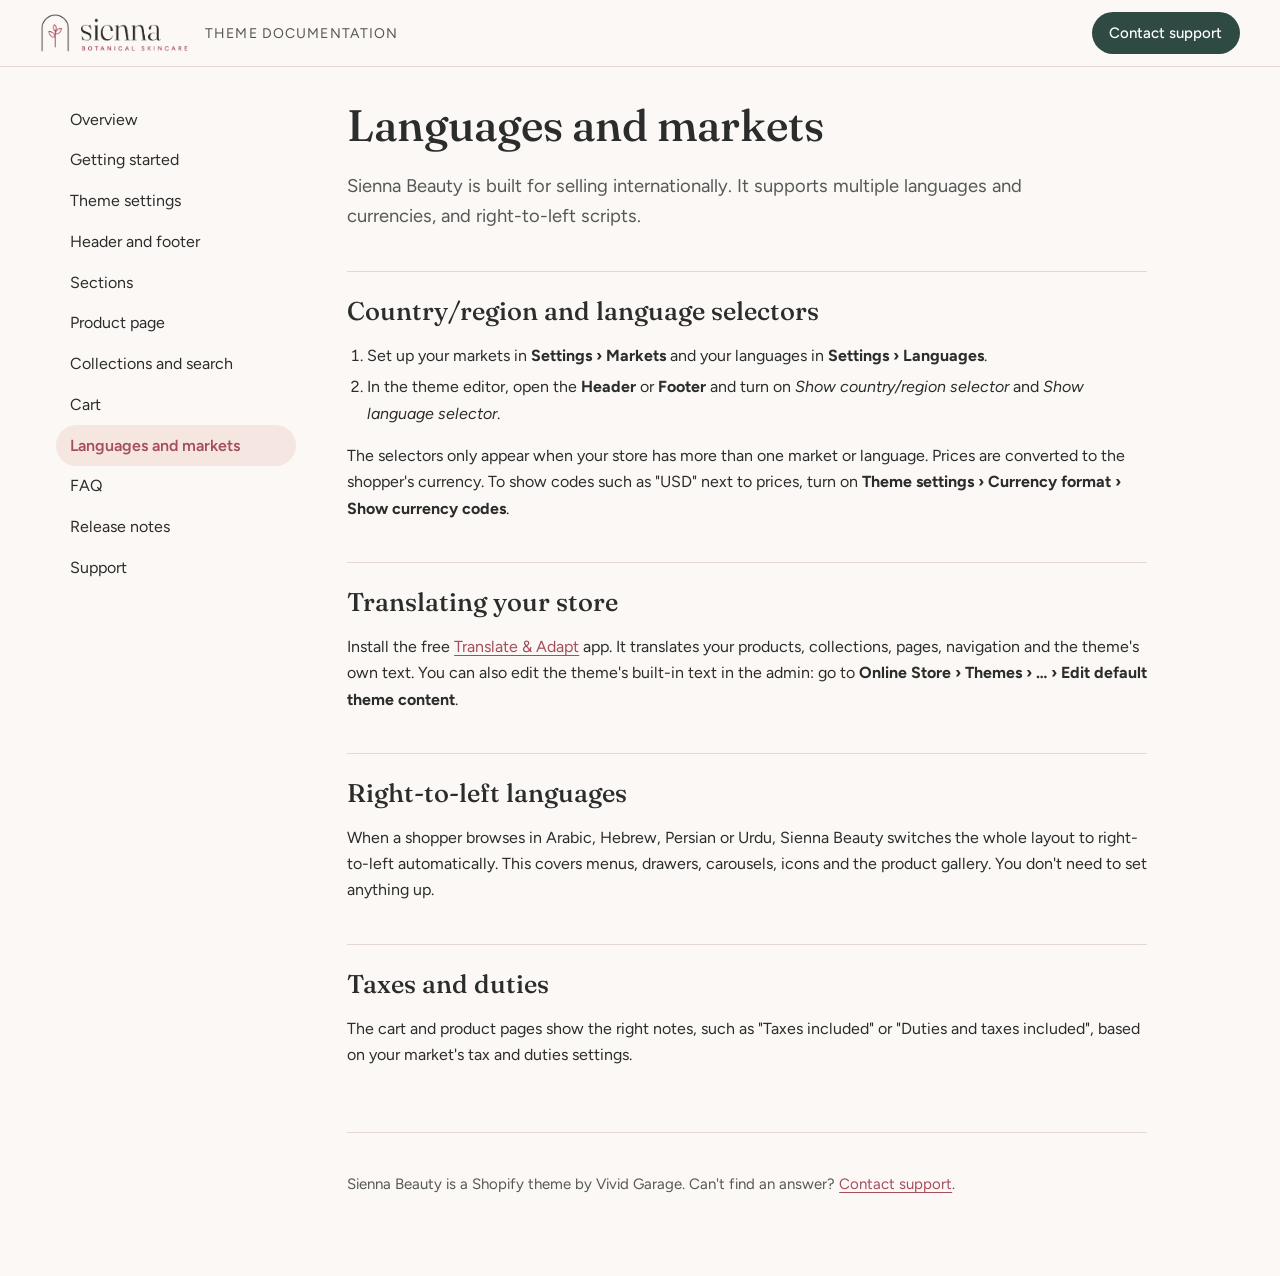
<file: languages-markets.html>
<!doctype html>
<html lang="en">
<head>
<meta charset="utf-8">
<meta name="viewport" content="width=device-width, initial-scale=1">
<title>Languages and markets · Sienna Beauty theme documentation</title>
<meta name="description" content="Sell globally with Sienna Beauty: translations, right-to-left languages, country and currency selectors.">
<link rel="icon" href="assets/sienna-favicon.png">
<link rel="preconnect" href="https://fonts.googleapis.com">
<link rel="preconnect" href="https://fonts.gstatic.com" crossorigin>
<link rel="stylesheet" href="https://fonts.googleapis.com/css2?family=Figtree:wght@400;500;600&family=Fraunces:opsz,wght@9..144,400;9..144,500&display=swap">
<link rel="stylesheet" href="assets/docs.css">
</head>
<body>
<a class="skip" href="#main">Skip to content</a>
<header class="top">
  <a class="brand" href="index.html"><img src="assets/sienna-logo.png" alt="Sienna Beauty" width="150" height="40"></a>
  <span class="tag">Theme documentation</span>
  <a class="top-support" href="support.html">Contact support</a>
</header>
<div class="shell">
  <nav class="side" aria-label="Documentation">
    <ul>
      <li><a href="index.html">Overview</a></li>
      <li><a href="getting-started.html">Getting started</a></li>
      <li><a href="theme-settings.html">Theme settings</a></li>
      <li><a href="header-footer.html">Header and footer</a></li>
      <li><a href="sections.html">Sections</a></li>
      <li><a href="product-page.html">Product page</a></li>
      <li><a href="collections-search.html">Collections and search</a></li>
      <li><a href="cart.html">Cart</a></li>
      <li><a href="languages-markets.html" aria-current="page">Languages and markets</a></li>
      <li><a href="faq.html">FAQ</a></li>
      <li><a href="changelog.html">Release notes</a></li>
      <li><a href="support.html">Support</a></li>
    </ul>
  </nav>
  <main id="main" class="content">
<h1>Languages and markets</h1>
<p class="lead">Sienna Beauty is built for selling internationally. It supports multiple languages and currencies, and right-to-left scripts.</p>

<h2>Country/region and language selectors</h2>
<ol>
  <li>Set up your markets in <strong>Settings › Markets</strong> and your languages in <strong>Settings › Languages</strong>.</li>
  <li>In the theme editor, open the <strong>Header</strong> or <strong>Footer</strong> and turn on <em>Show country/region selector</em> and <em>Show language selector</em>.</li>
</ol>
<p>The selectors only appear when your store has more than one market or language. Prices are converted to the shopper's currency. To show codes such as "USD" next to prices, turn on <strong>Theme settings › Currency format › Show currency codes</strong>.</p>

<h2>Translating your store</h2>
<p>Install the free <a href="https://apps.shopify.com/translate-and-adapt">Translate &amp; Adapt</a> app. It translates your products, collections, pages, navigation and the theme's own text. You can also edit the theme's built-in text in the admin: go to <strong>Online Store › Themes › … › Edit default theme content</strong>.</p>

<h2>Right-to-left languages</h2>
<p>When a shopper browses in Arabic, Hebrew, Persian or Urdu, Sienna Beauty switches the whole layout to right-to-left automatically. This covers menus, drawers, carousels, icons and the product gallery. You don't need to set anything up.</p>

<h2>Taxes and duties</h2>
<p>The cart and product pages show the right notes, such as "Taxes included" or "Duties and taxes included", based on your market's tax and duties settings.</p>

    <footer class="foot">
      <p>Sienna Beauty is a Shopify theme by Vivid Garage. Can't find an answer? <a href="support.html">Contact support</a>.</p>
    </footer>
  </main>
</div>
</body>
</html>
</file>
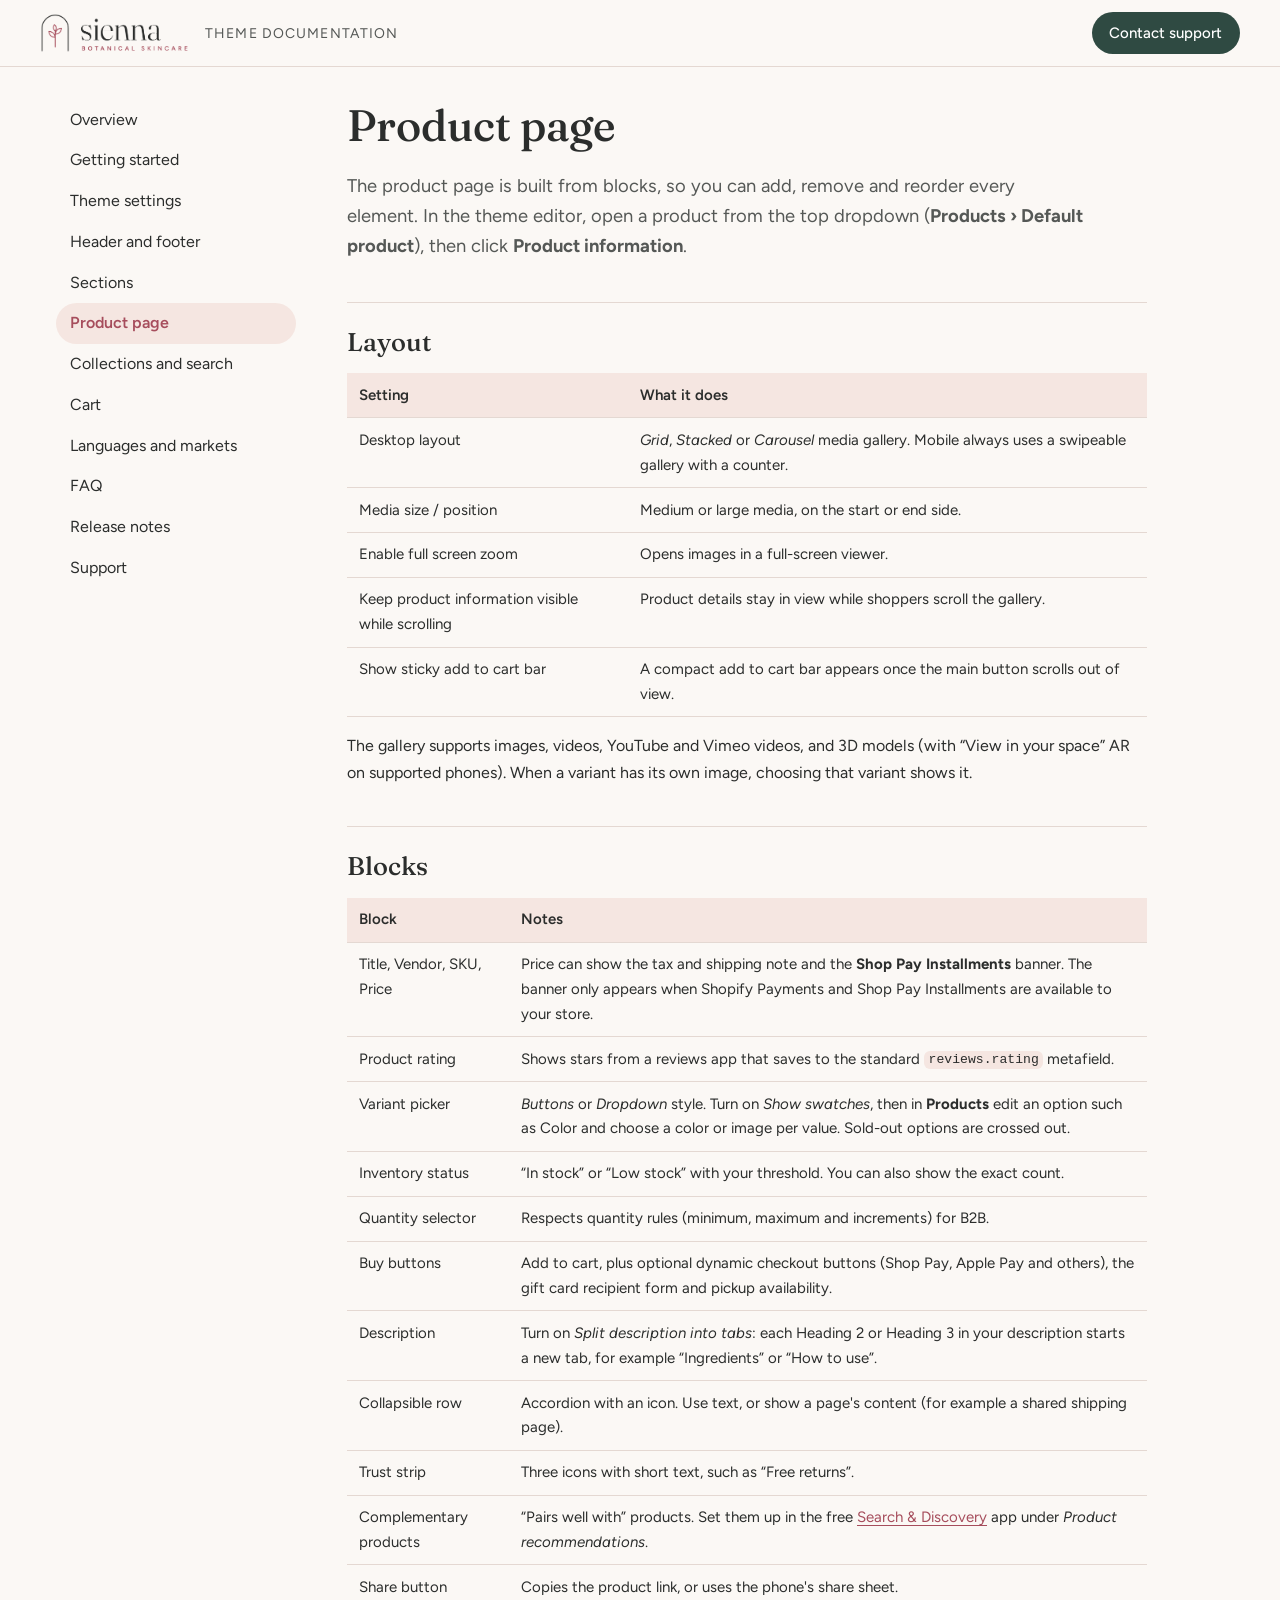
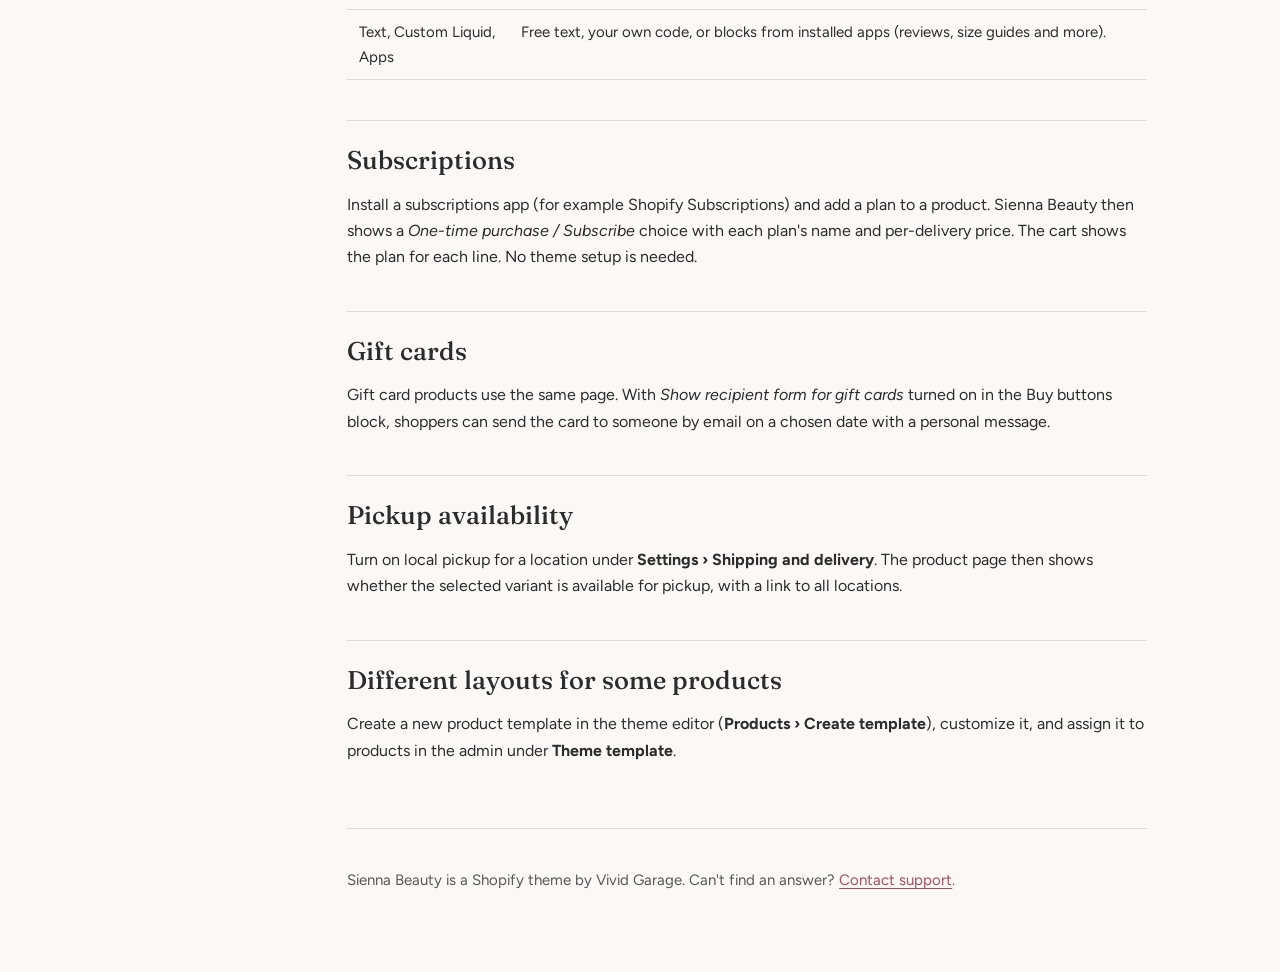
<file: product-page.html>
<!doctype html>
<html lang="en">
<head>
<meta charset="utf-8">
<meta name="viewport" content="width=device-width, initial-scale=1">
<title>Product page · Sienna Beauty theme documentation</title>
<meta name="description" content="Customize Sienna Beauty&#x27;s product page: layout, blocks, swatches, subscriptions, pickup, gift cards and recommendations.">
<link rel="icon" href="assets/sienna-favicon.png">
<link rel="preconnect" href="https://fonts.googleapis.com">
<link rel="preconnect" href="https://fonts.gstatic.com" crossorigin>
<link rel="stylesheet" href="https://fonts.googleapis.com/css2?family=Figtree:wght@400;500;600&family=Fraunces:opsz,wght@9..144,400;9..144,500&display=swap">
<link rel="stylesheet" href="assets/docs.css">
</head>
<body>
<a class="skip" href="#main">Skip to content</a>
<header class="top">
  <a class="brand" href="index.html"><img src="assets/sienna-logo.png" alt="Sienna Beauty" width="150" height="40"></a>
  <span class="tag">Theme documentation</span>
  <a class="top-support" href="support.html">Contact support</a>
</header>
<div class="shell">
  <nav class="side" aria-label="Documentation">
    <ul>
      <li><a href="index.html">Overview</a></li>
      <li><a href="getting-started.html">Getting started</a></li>
      <li><a href="theme-settings.html">Theme settings</a></li>
      <li><a href="header-footer.html">Header and footer</a></li>
      <li><a href="sections.html">Sections</a></li>
      <li><a href="product-page.html" aria-current="page">Product page</a></li>
      <li><a href="collections-search.html">Collections and search</a></li>
      <li><a href="cart.html">Cart</a></li>
      <li><a href="languages-markets.html">Languages and markets</a></li>
      <li><a href="faq.html">FAQ</a></li>
      <li><a href="changelog.html">Release notes</a></li>
      <li><a href="support.html">Support</a></li>
    </ul>
  </nav>
  <main id="main" class="content">
<h1>Product page</h1>
<p class="lead">The product page is built from blocks, so you can add, remove and reorder every element. In the theme editor, open a product from the top dropdown (<strong>Products › Default product</strong>), then click <strong>Product information</strong>.</p>

<h2>Layout</h2>
<table>
  <tr><th>Setting</th><th>What it does</th></tr>
  <tr><td>Desktop layout</td><td><em>Grid</em>, <em>Stacked</em> or <em>Carousel</em> media gallery. Mobile always uses a swipeable gallery with a counter.</td></tr>
  <tr><td>Media size / position</td><td>Medium or large media, on the start or end side.</td></tr>
  <tr><td>Enable full screen zoom</td><td>Opens images in a full-screen viewer.</td></tr>
  <tr><td>Keep product information visible while scrolling</td><td>Product details stay in view while shoppers scroll the gallery.</td></tr>
  <tr><td>Show sticky add to cart bar</td><td>A compact add to cart bar appears once the main button scrolls out of view.</td></tr>
</table>
<p>The gallery supports images, videos, YouTube and Vimeo videos, and 3D models (with “View in your space” AR on supported phones). When a variant has its own image, choosing that variant shows it.</p>

<h2>Blocks</h2>
<table>
  <tr><th>Block</th><th>Notes</th></tr>
  <tr><td>Title, Vendor, SKU, Price</td><td>Price can show the tax and shipping note and the <strong>Shop Pay Installments</strong> banner. The banner only appears when Shopify Payments and Shop Pay Installments are available to your store.</td></tr>
  <tr><td>Product rating</td><td>Shows stars from a reviews app that saves to the standard <code>reviews.rating</code> metafield.</td></tr>
  <tr><td>Variant picker</td><td><em>Buttons</em> or <em>Dropdown</em> style. Turn on <em>Show swatches</em>, then in <strong>Products</strong> edit an option such as Color and choose a color or image per value. Sold-out options are crossed out.</td></tr>
  <tr><td>Inventory status</td><td>“In stock” or “Low stock” with your threshold. You can also show the exact count.</td></tr>
  <tr><td>Quantity selector</td><td>Respects quantity rules (minimum, maximum and increments) for B2B.</td></tr>
  <tr><td>Buy buttons</td><td>Add to cart, plus optional dynamic checkout buttons (Shop Pay, Apple Pay and others), the gift card recipient form and pickup availability.</td></tr>
  <tr><td>Description</td><td>Turn on <em>Split description into tabs</em>: each Heading 2 or Heading 3 in your description starts a new tab, for example “Ingredients” or “How to use”.</td></tr>
  <tr><td>Collapsible row</td><td>Accordion with an icon. Use text, or show a page's content (for example a shared shipping page).</td></tr>
  <tr><td>Trust strip</td><td>Three icons with short text, such as “Free returns”.</td></tr>
  <tr><td>Complementary products</td><td>“Pairs well with” products. Set them up in the free <a href="https://apps.shopify.com/search-and-discovery">Search &amp; Discovery</a> app under <em>Product recommendations</em>.</td></tr>
  <tr><td>Share button</td><td>Copies the product link, or uses the phone's share sheet.</td></tr>
  <tr><td>Text, Custom Liquid, Apps</td><td>Free text, your own code, or blocks from installed apps (reviews, size guides and more).</td></tr>
</table>

<h2>Subscriptions</h2>
<p>Install a subscriptions app (for example Shopify Subscriptions) and add a plan to a product. Sienna Beauty then shows a <em>One-time purchase / Subscribe</em> choice with each plan's name and per-delivery price. The cart shows the plan for each line. No theme setup is needed.</p>

<h2>Gift cards</h2>
<p>Gift card products use the same page. With <em>Show recipient form for gift cards</em> turned on in the Buy buttons block, shoppers can send the card to someone by email on a chosen date with a personal message.</p>

<h2>Pickup availability</h2>
<p>Turn on local pickup for a location under <strong>Settings › Shipping and delivery</strong>. The product page then shows whether the selected variant is available for pickup, with a link to all locations.</p>

<h2>Different layouts for some products</h2>
<p>Create a new product template in the theme editor (<strong>Products › Create template</strong>), customize it, and assign it to products in the admin under <strong>Theme template</strong>.</p>

    <footer class="foot">
      <p>Sienna Beauty is a Shopify theme by Vivid Garage. Can't find an answer? <a href="support.html">Contact support</a>.</p>
    </footer>
  </main>
</div>
</body>
</html>
</file>
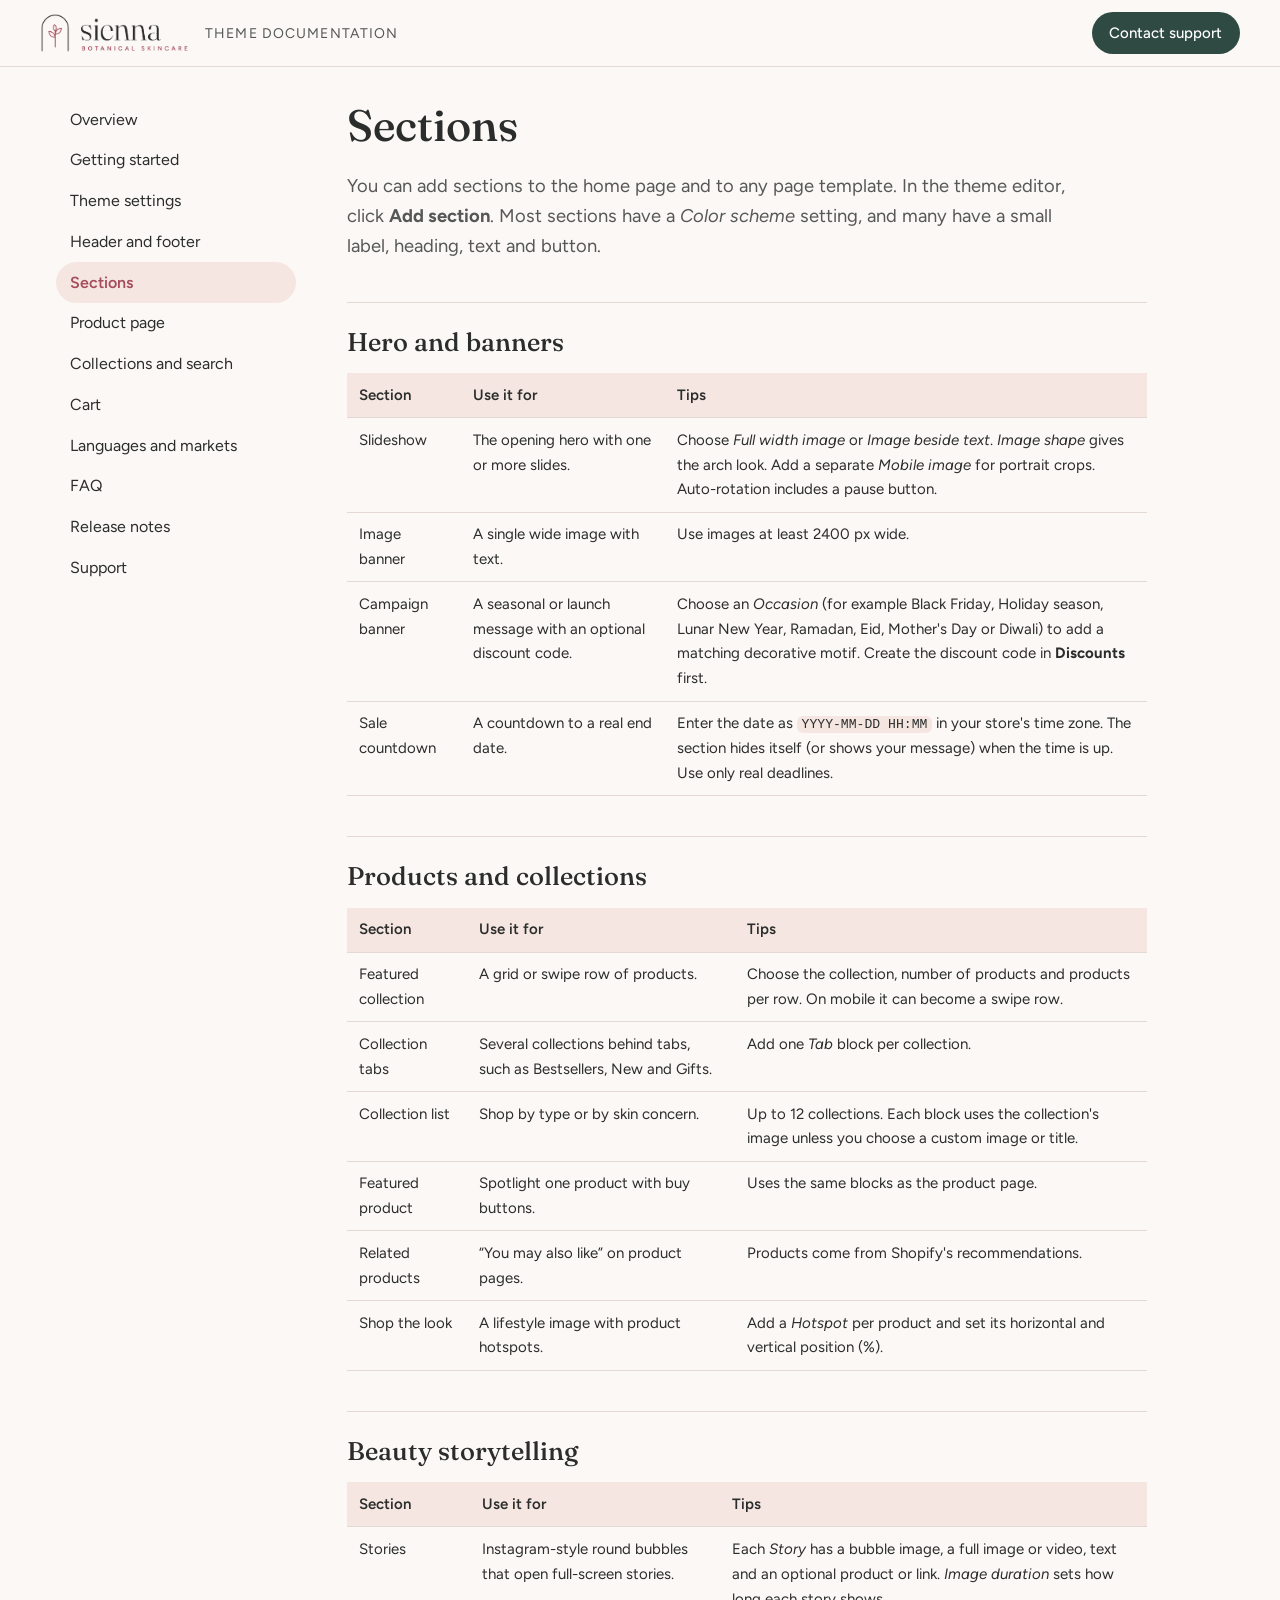
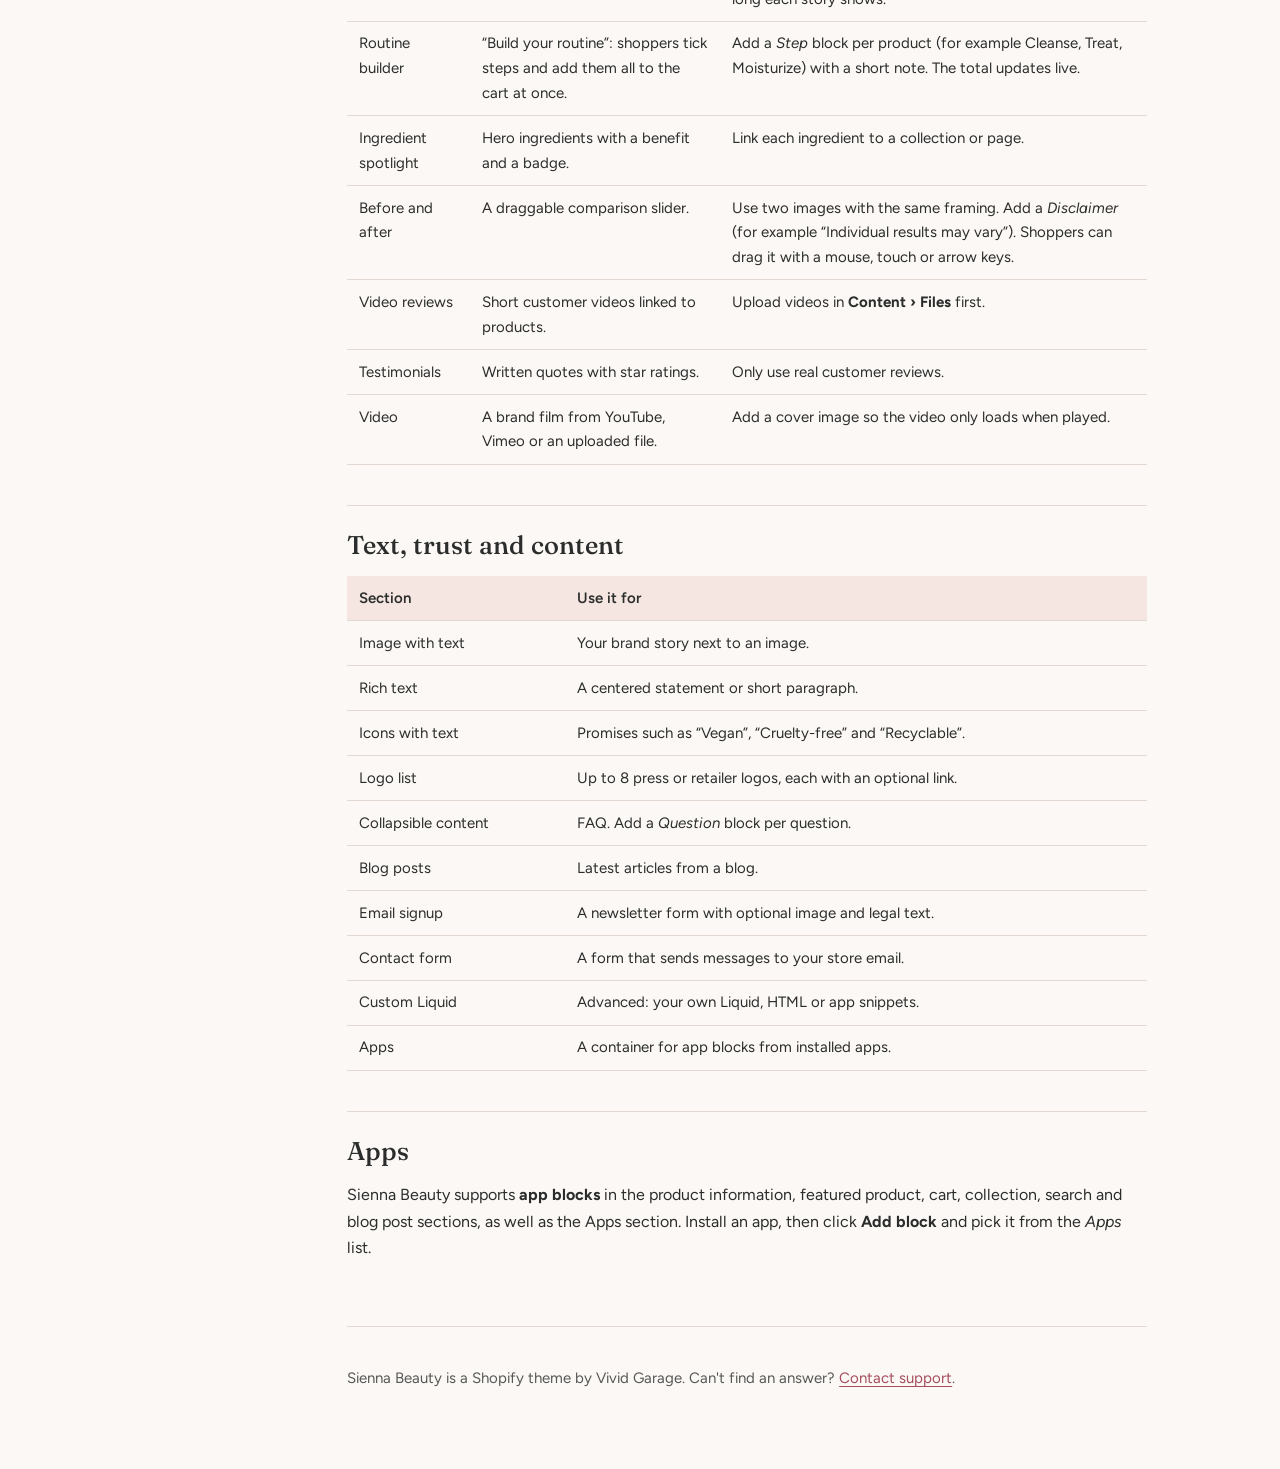
<file: sections.html>
<!doctype html>
<html lang="en">
<head>
<meta charset="utf-8">
<meta name="viewport" content="width=device-width, initial-scale=1">
<title>Sections · Sienna Beauty theme documentation</title>
<meta name="description" content="Every section in Sienna Beauty, what it does and how to set it up.">
<link rel="icon" href="assets/sienna-favicon.png">
<link rel="preconnect" href="https://fonts.googleapis.com">
<link rel="preconnect" href="https://fonts.gstatic.com" crossorigin>
<link rel="stylesheet" href="https://fonts.googleapis.com/css2?family=Figtree:wght@400;500;600&family=Fraunces:opsz,wght@9..144,400;9..144,500&display=swap">
<link rel="stylesheet" href="assets/docs.css">
</head>
<body>
<a class="skip" href="#main">Skip to content</a>
<header class="top">
  <a class="brand" href="index.html"><img src="assets/sienna-logo.png" alt="Sienna Beauty" width="150" height="40"></a>
  <span class="tag">Theme documentation</span>
  <a class="top-support" href="support.html">Contact support</a>
</header>
<div class="shell">
  <nav class="side" aria-label="Documentation">
    <ul>
      <li><a href="index.html">Overview</a></li>
      <li><a href="getting-started.html">Getting started</a></li>
      <li><a href="theme-settings.html">Theme settings</a></li>
      <li><a href="header-footer.html">Header and footer</a></li>
      <li><a href="sections.html" aria-current="page">Sections</a></li>
      <li><a href="product-page.html">Product page</a></li>
      <li><a href="collections-search.html">Collections and search</a></li>
      <li><a href="cart.html">Cart</a></li>
      <li><a href="languages-markets.html">Languages and markets</a></li>
      <li><a href="faq.html">FAQ</a></li>
      <li><a href="changelog.html">Release notes</a></li>
      <li><a href="support.html">Support</a></li>
    </ul>
  </nav>
  <main id="main" class="content">
<h1>Sections</h1>
<p class="lead">You can add sections to the home page and to any page template. In the theme editor, click <strong>Add section</strong>. Most sections have a <em>Color scheme</em> setting, and many have a small label, heading, text and button.</p>

<h2>Hero and banners</h2>
<table>
  <tr><th>Section</th><th>Use it for</th><th>Tips</th></tr>
  <tr><td>Slideshow</td><td>The opening hero with one or more slides.</td><td>Choose <em>Full width image</em> or <em>Image beside text</em>. <em>Image shape</em> gives the arch look. Add a separate <em>Mobile image</em> for portrait crops. Auto-rotation includes a pause button.</td></tr>
  <tr><td>Image banner</td><td>A single wide image with text.</td><td>Use images at least 2400 px wide.</td></tr>
  <tr><td>Campaign banner</td><td>A seasonal or launch message with an optional discount code.</td><td>Choose an <em>Occasion</em> (for example Black Friday, Holiday season, Lunar New Year, Ramadan, Eid, Mother's Day or Diwali) to add a matching decorative motif. Create the discount code in <strong>Discounts</strong> first.</td></tr>
  <tr><td>Sale countdown</td><td>A countdown to a real end date.</td><td>Enter the date as <code>YYYY-MM-DD HH:MM</code> in your store's time zone. The section hides itself (or shows your message) when the time is up. Use only real deadlines.</td></tr>
</table>

<h2>Products and collections</h2>
<table>
  <tr><th>Section</th><th>Use it for</th><th>Tips</th></tr>
  <tr><td>Featured collection</td><td>A grid or swipe row of products.</td><td>Choose the collection, number of products and products per row. On mobile it can become a swipe row.</td></tr>
  <tr><td>Collection tabs</td><td>Several collections behind tabs, such as Bestsellers, New and Gifts.</td><td>Add one <em>Tab</em> block per collection.</td></tr>
  <tr><td>Collection list</td><td>Shop by type or by skin concern.</td><td>Up to 12 collections. Each block uses the collection's image unless you choose a custom image or title.</td></tr>
  <tr><td>Featured product</td><td>Spotlight one product with buy buttons.</td><td>Uses the same blocks as the product page.</td></tr>
  <tr><td>Related products</td><td>“You may also like” on product pages.</td><td>Products come from Shopify's recommendations.</td></tr>
  <tr><td>Shop the look</td><td>A lifestyle image with product hotspots.</td><td>Add a <em>Hotspot</em> per product and set its horizontal and vertical position (%).</td></tr>
</table>

<h2>Beauty storytelling</h2>
<table>
  <tr><th>Section</th><th>Use it for</th><th>Tips</th></tr>
  <tr><td>Stories</td><td>Instagram-style round bubbles that open full-screen stories.</td><td>Each <em>Story</em> has a bubble image, a full image or video, text and an optional product or link. <em>Image duration</em> sets how long each story shows.</td></tr>
  <tr><td>Routine builder</td><td>“Build your routine”: shoppers tick steps and add them all to the cart at once.</td><td>Add a <em>Step</em> block per product (for example Cleanse, Treat, Moisturize) with a short note. The total updates live.</td></tr>
  <tr><td>Ingredient spotlight</td><td>Hero ingredients with a benefit and a badge.</td><td>Link each ingredient to a collection or page.</td></tr>
  <tr><td>Before and after</td><td>A draggable comparison slider.</td><td>Use two images with the same framing. Add a <em>Disclaimer</em> (for example “Individual results may vary”). Shoppers can drag it with a mouse, touch or arrow keys.</td></tr>
  <tr><td>Video reviews</td><td>Short customer videos linked to products.</td><td>Upload videos in <strong>Content › Files</strong> first.</td></tr>
  <tr><td>Testimonials</td><td>Written quotes with star ratings.</td><td>Only use real customer reviews.</td></tr>
  <tr><td>Video</td><td>A brand film from YouTube, Vimeo or an uploaded file.</td><td>Add a cover image so the video only loads when played.</td></tr>
</table>

<h2>Text, trust and content</h2>
<table>
  <tr><th>Section</th><th>Use it for</th></tr>
  <tr><td>Image with text</td><td>Your brand story next to an image.</td></tr>
  <tr><td>Rich text</td><td>A centered statement or short paragraph.</td></tr>
  <tr><td>Icons with text</td><td>Promises such as “Vegan”, “Cruelty-free” and “Recyclable”.</td></tr>
  <tr><td>Logo list</td><td>Up to 8 press or retailer logos, each with an optional link.</td></tr>
  <tr><td>Collapsible content</td><td>FAQ. Add a <em>Question</em> block per question.</td></tr>
  <tr><td>Blog posts</td><td>Latest articles from a blog.</td></tr>
  <tr><td>Email signup</td><td>A newsletter form with optional image and legal text.</td></tr>
  <tr><td>Contact form</td><td>A form that sends messages to your store email.</td></tr>
  <tr><td>Custom Liquid</td><td>Advanced: your own Liquid, HTML or app snippets.</td></tr>
  <tr><td>Apps</td><td>A container for app blocks from installed apps.</td></tr>
</table>

<h2>Apps</h2>
<p>Sienna Beauty supports <strong>app blocks</strong> in the product information, featured product, cart, collection, search and blog post sections, as well as the Apps section. Install an app, then click <strong>Add block</strong> and pick it from the <em>Apps</em> list.</p>

    <footer class="foot">
      <p>Sienna Beauty is a Shopify theme by Vivid Garage. Can't find an answer? <a href="support.html">Contact support</a>.</p>
    </footer>
  </main>
</div>
</body>
</html>
</file>
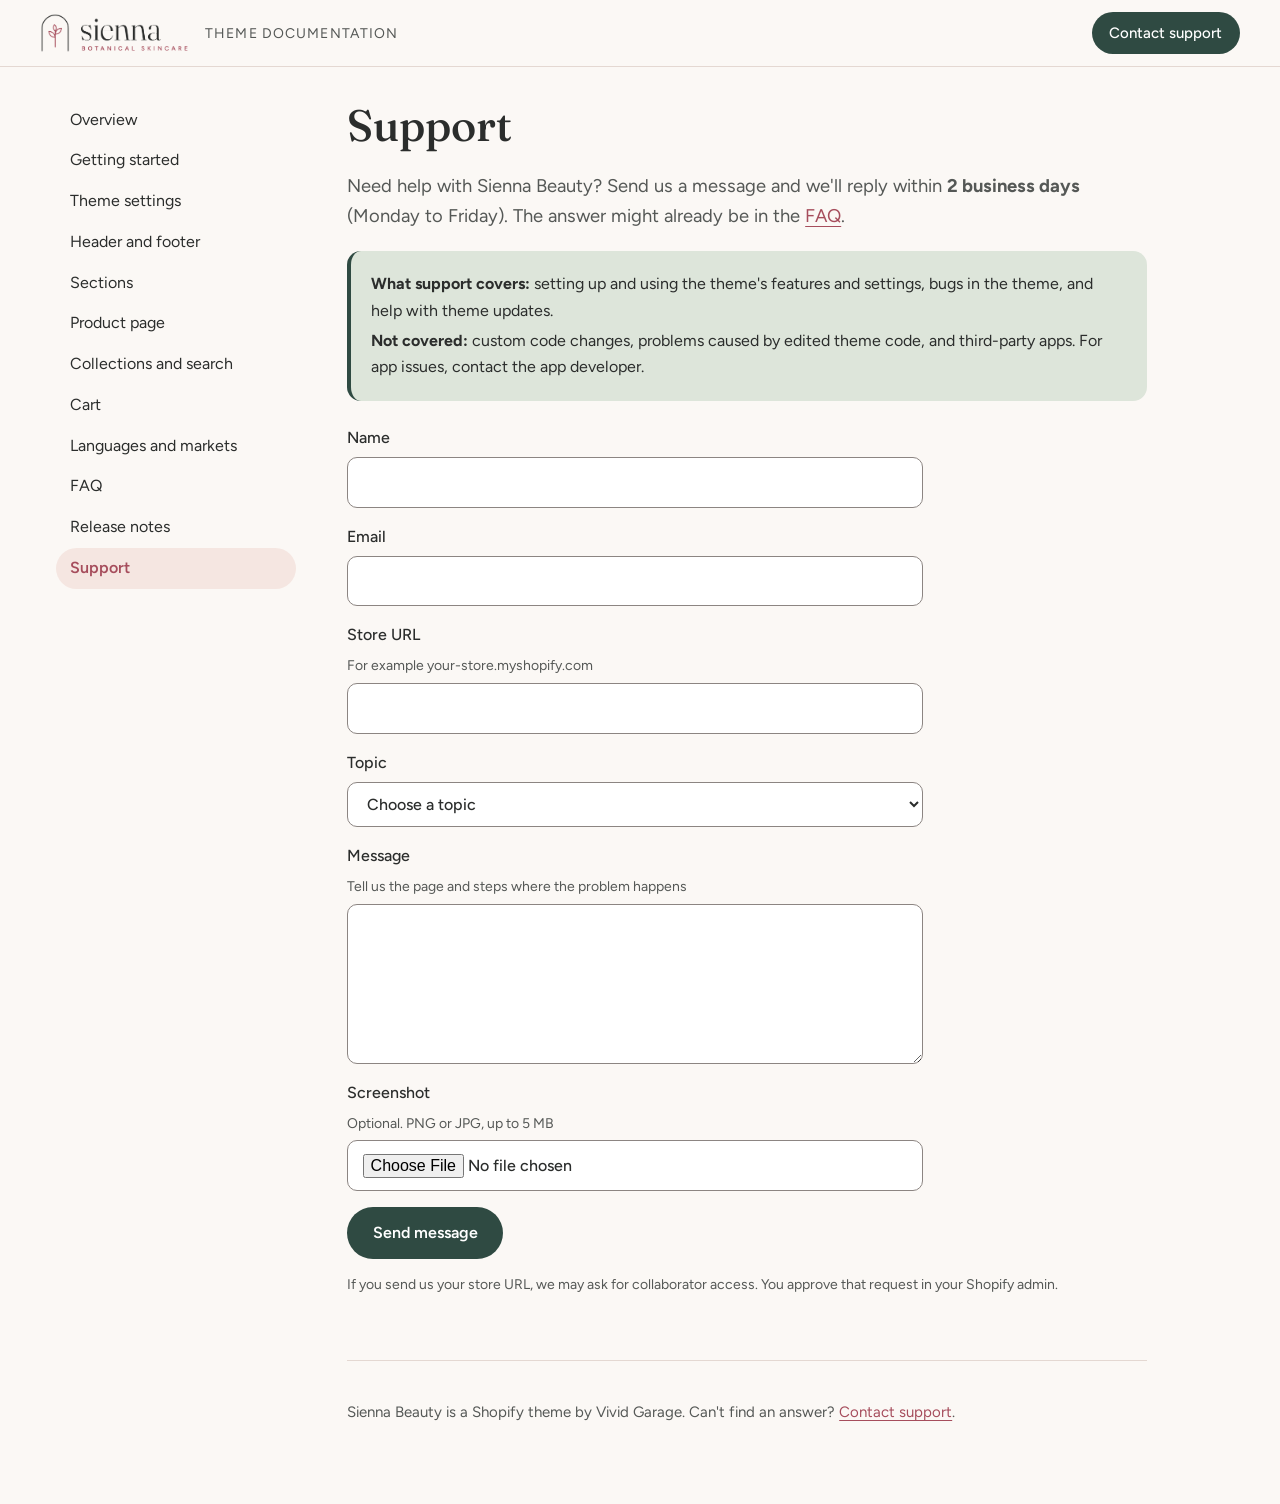
<file: support.html>
<!doctype html>
<html lang="en">
<head>
<meta charset="utf-8">
<meta name="viewport" content="width=device-width, initial-scale=1">
<title>Support · Sienna Beauty theme documentation</title>
<meta name="description" content="Contact Sienna Beauty theme support. We reply within 2 business days.">
<link rel="icon" href="assets/sienna-favicon.png">
<link rel="preconnect" href="https://fonts.googleapis.com">
<link rel="preconnect" href="https://fonts.gstatic.com" crossorigin>
<link rel="stylesheet" href="https://fonts.googleapis.com/css2?family=Figtree:wght@400;500;600&family=Fraunces:opsz,wght@9..144,400;9..144,500&display=swap">
<link rel="stylesheet" href="assets/docs.css">
</head>
<body>
<a class="skip" href="#main">Skip to content</a>
<header class="top">
  <a class="brand" href="index.html"><img src="assets/sienna-logo.png" alt="Sienna Beauty" width="150" height="40"></a>
  <span class="tag">Theme documentation</span>
  <a class="top-support" href="support.html">Contact support</a>
</header>
<div class="shell">
  <nav class="side" aria-label="Documentation">
    <ul>
      <li><a href="index.html">Overview</a></li>
      <li><a href="getting-started.html">Getting started</a></li>
      <li><a href="theme-settings.html">Theme settings</a></li>
      <li><a href="header-footer.html">Header and footer</a></li>
      <li><a href="sections.html">Sections</a></li>
      <li><a href="product-page.html">Product page</a></li>
      <li><a href="collections-search.html">Collections and search</a></li>
      <li><a href="cart.html">Cart</a></li>
      <li><a href="languages-markets.html">Languages and markets</a></li>
      <li><a href="faq.html">FAQ</a></li>
      <li><a href="changelog.html">Release notes</a></li>
      <li><a href="support.html" aria-current="page">Support</a></li>
    </ul>
  </nav>
  <main id="main" class="content">
<h1>Support</h1>
<p class="lead">Need help with Sienna Beauty? Send us a message and we'll reply within <strong>2 business days</strong> (Monday to Friday). The answer might already be in the <a href="faq.html">FAQ</a>.</p>

<div class="note">
  <p><strong>What support covers:</strong> setting up and using the theme's features and settings, bugs in the theme, and help with theme updates.</p>
  <p><strong>Not covered:</strong> custom code changes, problems caused by edited theme code, and third-party apps. For app issues, contact the app developer.</p>
</div>

<form class="contact" action="https://formsubmit.co/vividgarage@outlook.com" method="POST" enctype="multipart/form-data">
  <input type="hidden" name="_subject" value="Sienna Beauty support request" id="subject">
  <input type="hidden" name="_template" value="table">
  <input type="hidden" name="_next" value="https://codebyk-art.github.io/sienna-docs/thanks.html">
  <input type="hidden" name="_autoresponse" value="Thanks for contacting Sienna Beauty theme support. We've received your message and will reply within 2 business days.">
  <input type="text" name="_honey" class="hp" tabindex="-1" autocomplete="off" aria-hidden="true">

  <label>Name
    <input type="text" name="name" autocomplete="name" required>
  </label>
  <label>Email
    <input type="email" name="email" autocomplete="email" required>
  </label>
  <label>Store URL <span class="hint">For example your-store.myshopify.com</span>
    <input type="text" name="store_url" required>
  </label>
  <label>Topic
    <select name="topic" required onchange="document.getElementById('subject').value = 'Sienna Beauty support: ' + this.value">
      <option value="">Choose a topic</option>
      <option>Setting up the theme</option>
      <option>Something isn't working</option>
      <option>Theme update</option>
      <option>Pre-sale question</option>
      <option>Other</option>
    </select>
  </label>
  <label>Message <span class="hint">Tell us the page and steps where the problem happens</span>
    <textarea name="message" required></textarea>
  </label>
  <label>Screenshot <span class="hint">Optional. PNG or JPG, up to 5 MB</span>
    <input type="file" name="attachment" accept="image/png,image/jpeg">
  </label>
  <button type="submit">Send message</button>
</form>
<p class="hint">If you send us your store URL, we may ask for collaborator access. You approve that request in your Shopify admin.</p>

    <footer class="foot">
      <p>Sienna Beauty is a Shopify theme by Vivid Garage. Can't find an answer? <a href="support.html">Contact support</a>.</p>
    </footer>
  </main>
</div>
</body>
</html>
</file>
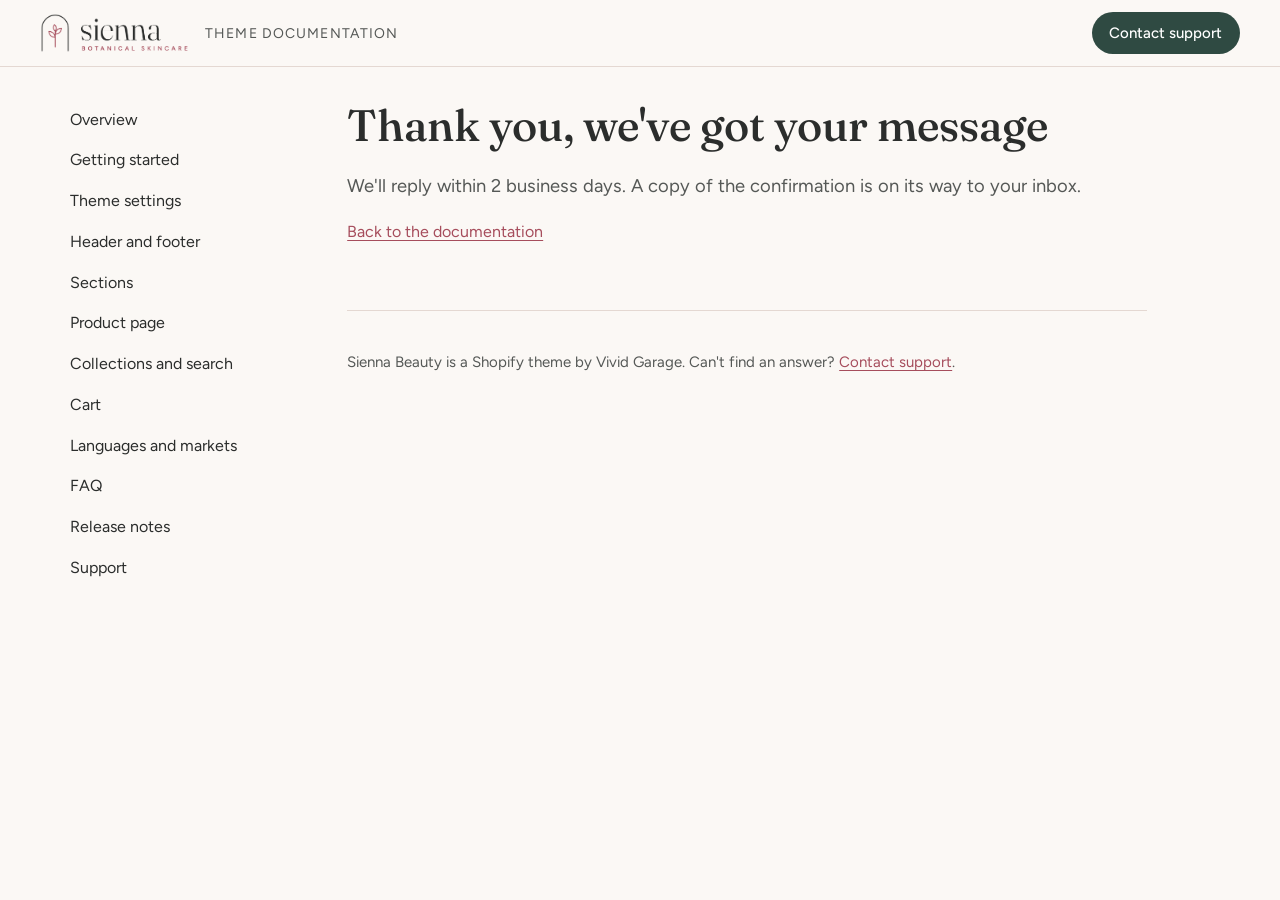
<file: thanks.html>
<!doctype html>
<html lang="en">
<head>
<meta charset="utf-8">
<meta name="viewport" content="width=device-width, initial-scale=1">
<title>Message sent · Sienna Beauty theme documentation</title>
<meta name="description" content="Your message to Sienna Beauty theme support has been sent.">
<link rel="icon" href="assets/sienna-favicon.png">
<link rel="preconnect" href="https://fonts.googleapis.com">
<link rel="preconnect" href="https://fonts.gstatic.com" crossorigin>
<link rel="stylesheet" href="https://fonts.googleapis.com/css2?family=Figtree:wght@400;500;600&family=Fraunces:opsz,wght@9..144,400;9..144,500&display=swap">
<link rel="stylesheet" href="assets/docs.css">
</head>
<body>
<a class="skip" href="#main">Skip to content</a>
<header class="top">
  <a class="brand" href="index.html"><img src="assets/sienna-logo.png" alt="Sienna Beauty" width="150" height="40"></a>
  <span class="tag">Theme documentation</span>
  <a class="top-support" href="support.html">Contact support</a>
</header>
<div class="shell">
  <nav class="side" aria-label="Documentation">
    <ul>
      <li><a href="index.html">Overview</a></li>
      <li><a href="getting-started.html">Getting started</a></li>
      <li><a href="theme-settings.html">Theme settings</a></li>
      <li><a href="header-footer.html">Header and footer</a></li>
      <li><a href="sections.html">Sections</a></li>
      <li><a href="product-page.html">Product page</a></li>
      <li><a href="collections-search.html">Collections and search</a></li>
      <li><a href="cart.html">Cart</a></li>
      <li><a href="languages-markets.html">Languages and markets</a></li>
      <li><a href="faq.html">FAQ</a></li>
      <li><a href="changelog.html">Release notes</a></li>
      <li><a href="support.html">Support</a></li>
    </ul>
  </nav>
  <main id="main" class="content">
<h1>Thank you, we've got your message</h1>
<p class="lead">We'll reply within 2 business days. A copy of the confirmation is on its way to your inbox.</p>
<p><a href="index.html">Back to the documentation</a></p>

    <footer class="foot">
      <p>Sienna Beauty is a Shopify theme by Vivid Garage. Can't find an answer? <a href="support.html">Contact support</a>.</p>
    </footer>
  </main>
</div>
</body>
</html>
</file>
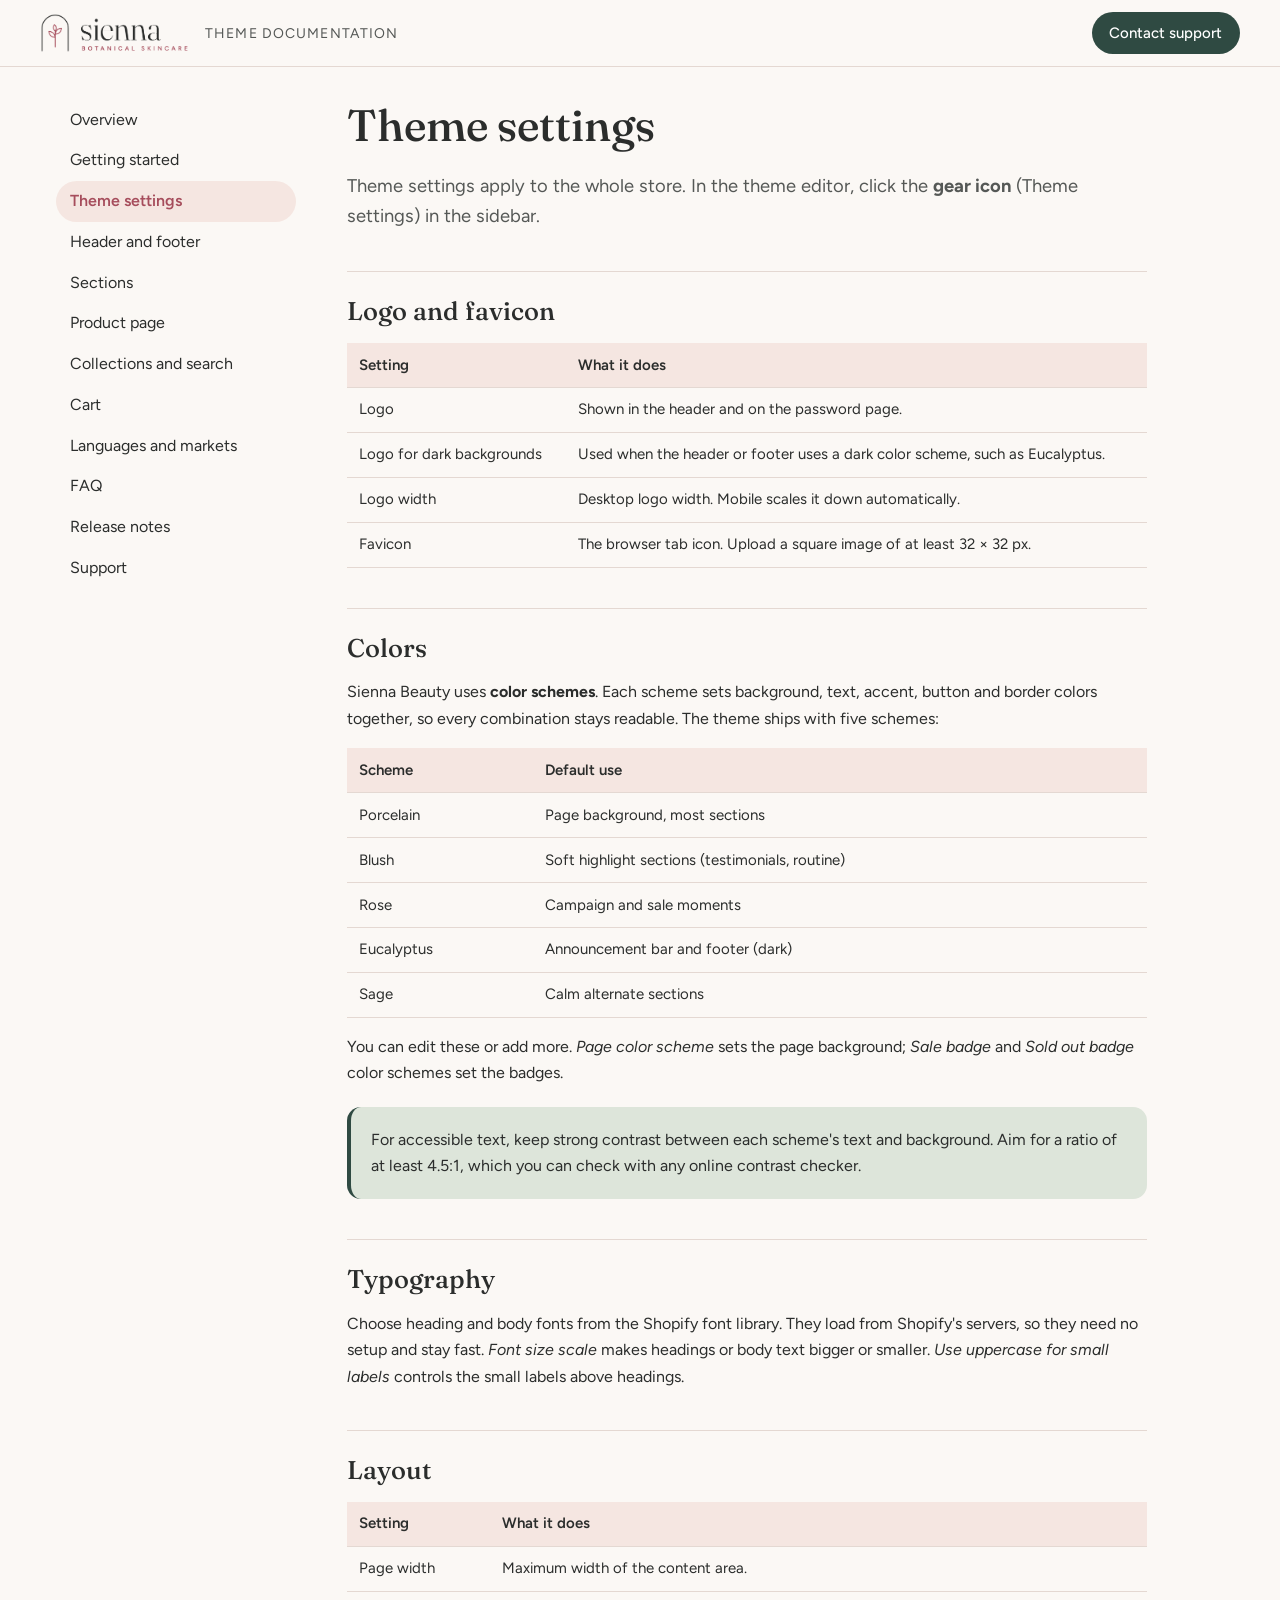
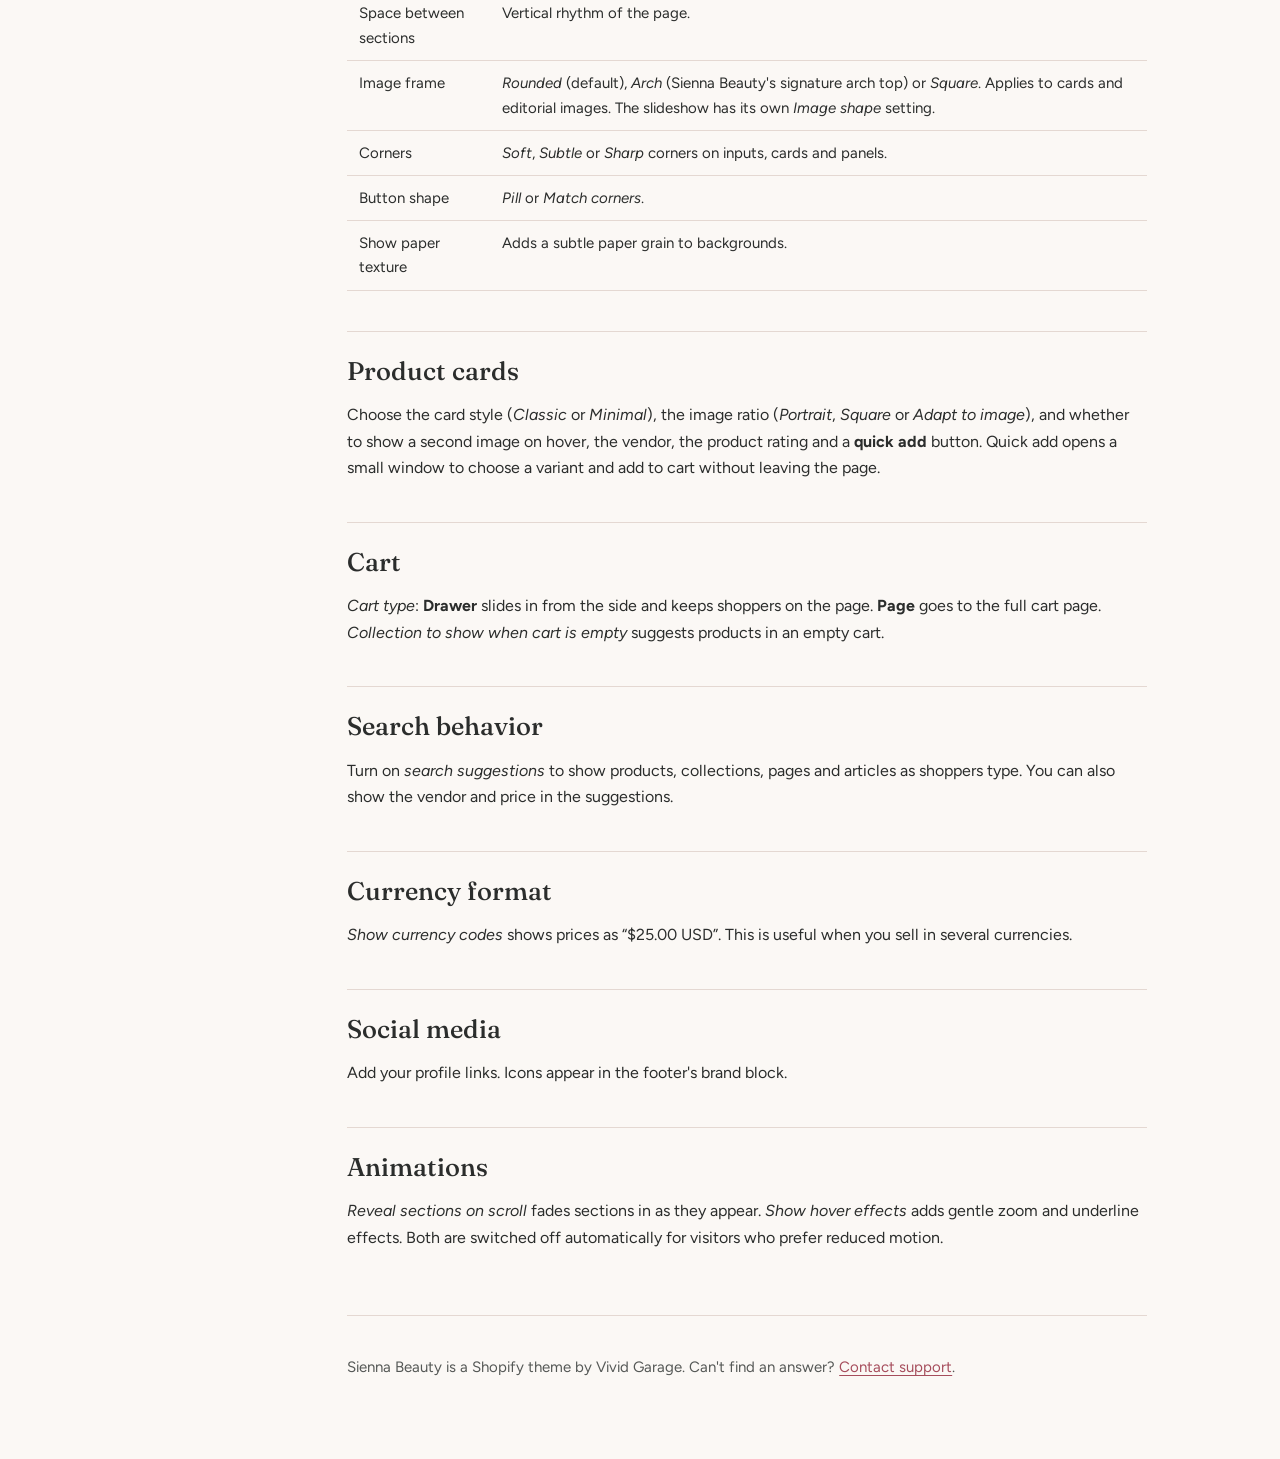
<file: theme-settings.html>
<!doctype html>
<html lang="en">
<head>
<meta charset="utf-8">
<meta name="viewport" content="width=device-width, initial-scale=1">
<title>Theme settings · Sienna Beauty theme documentation</title>
<meta name="description" content="Global theme settings for Sienna Beauty: colors, typography, layout, product cards, cart and more.">
<link rel="icon" href="assets/sienna-favicon.png">
<link rel="preconnect" href="https://fonts.googleapis.com">
<link rel="preconnect" href="https://fonts.gstatic.com" crossorigin>
<link rel="stylesheet" href="https://fonts.googleapis.com/css2?family=Figtree:wght@400;500;600&family=Fraunces:opsz,wght@9..144,400;9..144,500&display=swap">
<link rel="stylesheet" href="assets/docs.css">
</head>
<body>
<a class="skip" href="#main">Skip to content</a>
<header class="top">
  <a class="brand" href="index.html"><img src="assets/sienna-logo.png" alt="Sienna Beauty" width="150" height="40"></a>
  <span class="tag">Theme documentation</span>
  <a class="top-support" href="support.html">Contact support</a>
</header>
<div class="shell">
  <nav class="side" aria-label="Documentation">
    <ul>
      <li><a href="index.html">Overview</a></li>
      <li><a href="getting-started.html">Getting started</a></li>
      <li><a href="theme-settings.html" aria-current="page">Theme settings</a></li>
      <li><a href="header-footer.html">Header and footer</a></li>
      <li><a href="sections.html">Sections</a></li>
      <li><a href="product-page.html">Product page</a></li>
      <li><a href="collections-search.html">Collections and search</a></li>
      <li><a href="cart.html">Cart</a></li>
      <li><a href="languages-markets.html">Languages and markets</a></li>
      <li><a href="faq.html">FAQ</a></li>
      <li><a href="changelog.html">Release notes</a></li>
      <li><a href="support.html">Support</a></li>
    </ul>
  </nav>
  <main id="main" class="content">
<h1>Theme settings</h1>
<p class="lead">Theme settings apply to the whole store. In the theme editor, click the <strong>gear icon</strong> (Theme settings) in the sidebar.</p>

<h2 id="logo">Logo and favicon</h2>
<table>
  <tr><th>Setting</th><th>What it does</th></tr>
  <tr><td>Logo</td><td>Shown in the header and on the password page.</td></tr>
  <tr><td>Logo for dark backgrounds</td><td>Used when the header or footer uses a dark color scheme, such as Eucalyptus.</td></tr>
  <tr><td>Logo width</td><td>Desktop logo width. Mobile scales it down automatically.</td></tr>
  <tr><td>Favicon</td><td>The browser tab icon. Upload a square image of at least 32 × 32 px.</td></tr>
</table>

<h2 id="colors">Colors</h2>
<p>Sienna Beauty uses <strong>color schemes</strong>. Each scheme sets background, text, accent, button and border colors together, so every combination stays readable. The theme ships with five schemes:</p>
<table>
  <tr><th>Scheme</th><th>Default use</th></tr>
  <tr><td>Porcelain</td><td>Page background, most sections</td></tr>
  <tr><td>Blush</td><td>Soft highlight sections (testimonials, routine)</td></tr>
  <tr><td>Rose</td><td>Campaign and sale moments</td></tr>
  <tr><td>Eucalyptus</td><td>Announcement bar and footer (dark)</td></tr>
  <tr><td>Sage</td><td>Calm alternate sections</td></tr>
</table>
<p>You can edit these or add more. <em>Page color scheme</em> sets the page background; <em>Sale badge</em> and <em>Sold out badge</em> color schemes set the badges.</p>
<div class="note"><p>For accessible text, keep strong contrast between each scheme's text and background. Aim for a ratio of at least 4.5:1, which you can check with any online contrast checker.</p></div>

<h2 id="typography">Typography</h2>
<p>Choose heading and body fonts from the Shopify font library. They load from Shopify's servers, so they need no setup and stay fast. <em>Font size scale</em> makes headings or body text bigger or smaller. <em>Use uppercase for small labels</em> controls the small labels above headings.</p>

<h2 id="layout">Layout</h2>
<table>
  <tr><th>Setting</th><th>What it does</th></tr>
  <tr><td>Page width</td><td>Maximum width of the content area.</td></tr>
  <tr><td>Space between sections</td><td>Vertical rhythm of the page.</td></tr>
  <tr><td>Image frame</td><td><em>Rounded</em> (default), <em>Arch</em> (Sienna Beauty's signature arch top) or <em>Square</em>. Applies to cards and editorial images. The slideshow has its own <em>Image shape</em> setting.</td></tr>
  <tr><td>Corners</td><td><em>Soft</em>, <em>Subtle</em> or <em>Sharp</em> corners on inputs, cards and panels.</td></tr>
  <tr><td>Button shape</td><td><em>Pill</em> or <em>Match corners</em>.</td></tr>
  <tr><td>Show paper texture</td><td>Adds a subtle paper grain to backgrounds.</td></tr>
</table>

<h2 id="cards">Product cards</h2>
<p>Choose the card style (<em>Classic</em> or <em>Minimal</em>), the image ratio (<em>Portrait</em>, <em>Square</em> or <em>Adapt to image</em>), and whether to show a second image on hover, the vendor, the product rating and a <strong>quick add</strong> button. Quick add opens a small window to choose a variant and add to cart without leaving the page.</p>

<h2 id="cart">Cart</h2>
<p><em>Cart type</em>: <strong>Drawer</strong> slides in from the side and keeps shoppers on the page. <strong>Page</strong> goes to the full cart page. <em>Collection to show when cart is empty</em> suggests products in an empty cart.</p>

<h2 id="search">Search behavior</h2>
<p>Turn on <em>search suggestions</em> to show products, collections, pages and articles as shoppers type. You can also show the vendor and price in the suggestions.</p>

<h2 id="currency">Currency format</h2>
<p><em>Show currency codes</em> shows prices as “$25.00 USD”. This is useful when you sell in several currencies.</p>

<h2 id="social">Social media</h2>
<p>Add your profile links. Icons appear in the footer's brand block.</p>

<h2 id="animations">Animations</h2>
<p><em>Reveal sections on scroll</em> fades sections in as they appear. <em>Show hover effects</em> adds gentle zoom and underline effects. Both are switched off automatically for visitors who prefer reduced motion.</p>

    <footer class="foot">
      <p>Sienna Beauty is a Shopify theme by Vivid Garage. Can't find an answer? <a href="support.html">Contact support</a>.</p>
    </footer>
  </main>
</div>
</body>
</html>
</file>
<file: assets/docs.css>
:root {
  --bg: #fbf8f5;
  --surface: #f5e6e1;
  --text: #2b2d2c;
  --muted: #555856;
  --accent: #a64d5c;
  --deep: #2f4a42;
  --border: #e4d8d2;
  --radius: 14px;
}

* { box-sizing: border-box; }

html { scroll-padding-top: 5rem; }

body {
  margin: 0;
  background: var(--bg);
  color: var(--text);
  font: 400 1rem/1.65 Figtree, system-ui, sans-serif;
}

a { color: var(--accent); text-underline-offset: 0.2em; }
a:hover { color: var(--deep); }

h1, h2, h3 { font-family: Fraunces, Georgia, serif; font-weight: 500; line-height: 1.2; }
h1 { font-size: clamp(2rem, 4vw, 2.75rem); margin: 0 0 0.75rem; }
h2 { font-size: 1.6rem; margin: 2.5rem 0 0.75rem; padding-top: 1.5rem; border-top: 1px solid var(--border); }
h3 { font-size: 1.2rem; margin: 1.75rem 0 0.5rem; }

.lead { font-size: 1.15rem; color: var(--muted); max-width: 46rem; }

.skip { position: absolute; left: -999px; }
.skip:focus { left: 1rem; top: 1rem; z-index: 10; background: var(--deep); color: #fff; padding: 0.5rem 1rem; border-radius: 999px; }

.top {
  position: sticky; top: 0; z-index: 5;
  display: flex; align-items: center; gap: 1rem;
  padding: 0.75rem clamp(1rem, 4vw, 2.5rem);
  background: rgba(251, 248, 245, 0.95);
  border-bottom: 1px solid var(--border);
  backdrop-filter: blur(6px);
}
.brand img { display: block; height: 40px; width: auto; }
.tag { color: var(--muted); font-size: 0.875rem; letter-spacing: 0.08em; text-transform: uppercase; }
.top-support {
  margin-inline-start: auto; padding: 0.55rem 1.1rem; border-radius: 999px;
  background: var(--deep); color: #fff; text-decoration: none; font-weight: 500; font-size: 0.9375rem;
}
.top-support:hover { color: #fff; background: #243a33; }

.shell { display: grid; grid-template-columns: 15rem minmax(0, 1fr); gap: clamp(1.5rem, 4vw, 3.5rem); max-width: 78rem; margin: 0 auto; padding: 2rem clamp(1rem, 4vw, 2.5rem) 4rem; }
.side ul { position: sticky; top: 5.5rem; list-style: none; margin: 0; padding: 0; }
.side a { display: block; padding: 0.45rem 0.85rem; border-radius: 999px; color: var(--text); text-decoration: none; }
.side a:hover { background: var(--surface); }
.side a[aria-current="page"] { background: var(--surface); color: var(--accent); font-weight: 600; }

.content { min-width: 0; max-width: 50rem; }
.content ul, .content ol { padding-inline-start: 1.25rem; }
.content li { margin: 0.3rem 0; }

table { width: 100%; border-collapse: collapse; margin: 1rem 0; font-size: 0.9375rem; }
th, td { text-align: start; vertical-align: top; padding: 0.6rem 0.75rem; border-bottom: 1px solid var(--border); }
th { font-weight: 600; background: var(--surface); }

code, kbd { font-family: ui-monospace, SFMono-Regular, Menlo, monospace; font-size: 0.875em; background: var(--surface); padding: 0.1em 0.35em; border-radius: 6px; }

.note { margin: 1.25rem 0; padding: 1rem 1.25rem; border-radius: var(--radius); background: #dde5da; border-inline-start: 4px solid var(--deep); }
.note p { margin: 0.25rem 0; }

.cards { display: grid; grid-template-columns: repeat(auto-fill, minmax(14rem, 1fr)); gap: 1rem; margin: 1.5rem 0; }
.card { display: block; padding: 1.25rem; border: 1px solid var(--border); border-radius: var(--radius); background: #fff; color: var(--text); text-decoration: none; }
.card:hover { border-color: var(--accent); color: var(--text); }
.card strong { display: block; font-family: Fraunces, Georgia, serif; font-weight: 500; font-size: 1.15rem; margin-bottom: 0.25rem; }
.card span { color: var(--muted); font-size: 0.9375rem; }

details { border-bottom: 1px solid var(--border); padding: 0.85rem 0; }
summary { cursor: pointer; font-weight: 600; }
details p, details ul, details ol { margin: 0.6rem 0 0.25rem; }

form.contact { display: grid; gap: 1rem; max-width: 36rem; margin-top: 1.5rem; }
form.contact label { display: grid; gap: 0.35rem; font-weight: 500; }
form.contact input, form.contact select, form.contact textarea {
  font: inherit; color: inherit; padding: 0.7rem 0.9rem; border: 1px solid #8c8582; border-radius: 10px; background: #fff;
}
form.contact textarea { min-height: 10rem; resize: vertical; }
form.contact button { justify-self: start; font: inherit; font-weight: 600; padding: 0.8rem 1.6rem; border: 0; border-radius: 999px; background: var(--deep); color: #fff; cursor: pointer; }
form.contact button:hover { background: #243a33; }
.hp { position: absolute; left: -9999px; }
.hint { color: var(--muted); font-size: 0.875rem; font-weight: 400; }

:focus-visible { outline: 2px solid var(--accent); outline-offset: 2px; }

.foot { margin-top: 4rem; padding-top: 1.5rem; border-top: 1px solid var(--border); color: var(--muted); font-size: 0.9375rem; }

@media (max-width: 860px) {
  .shell { grid-template-columns: 1fr; }
  .side ul { position: static; display: flex; flex-wrap: wrap; gap: 0.25rem; }
  .side a { padding: 0.35rem 0.75rem; border: 1px solid var(--border); font-size: 0.875rem; }
  .tag { display: none; }
}
</file>
